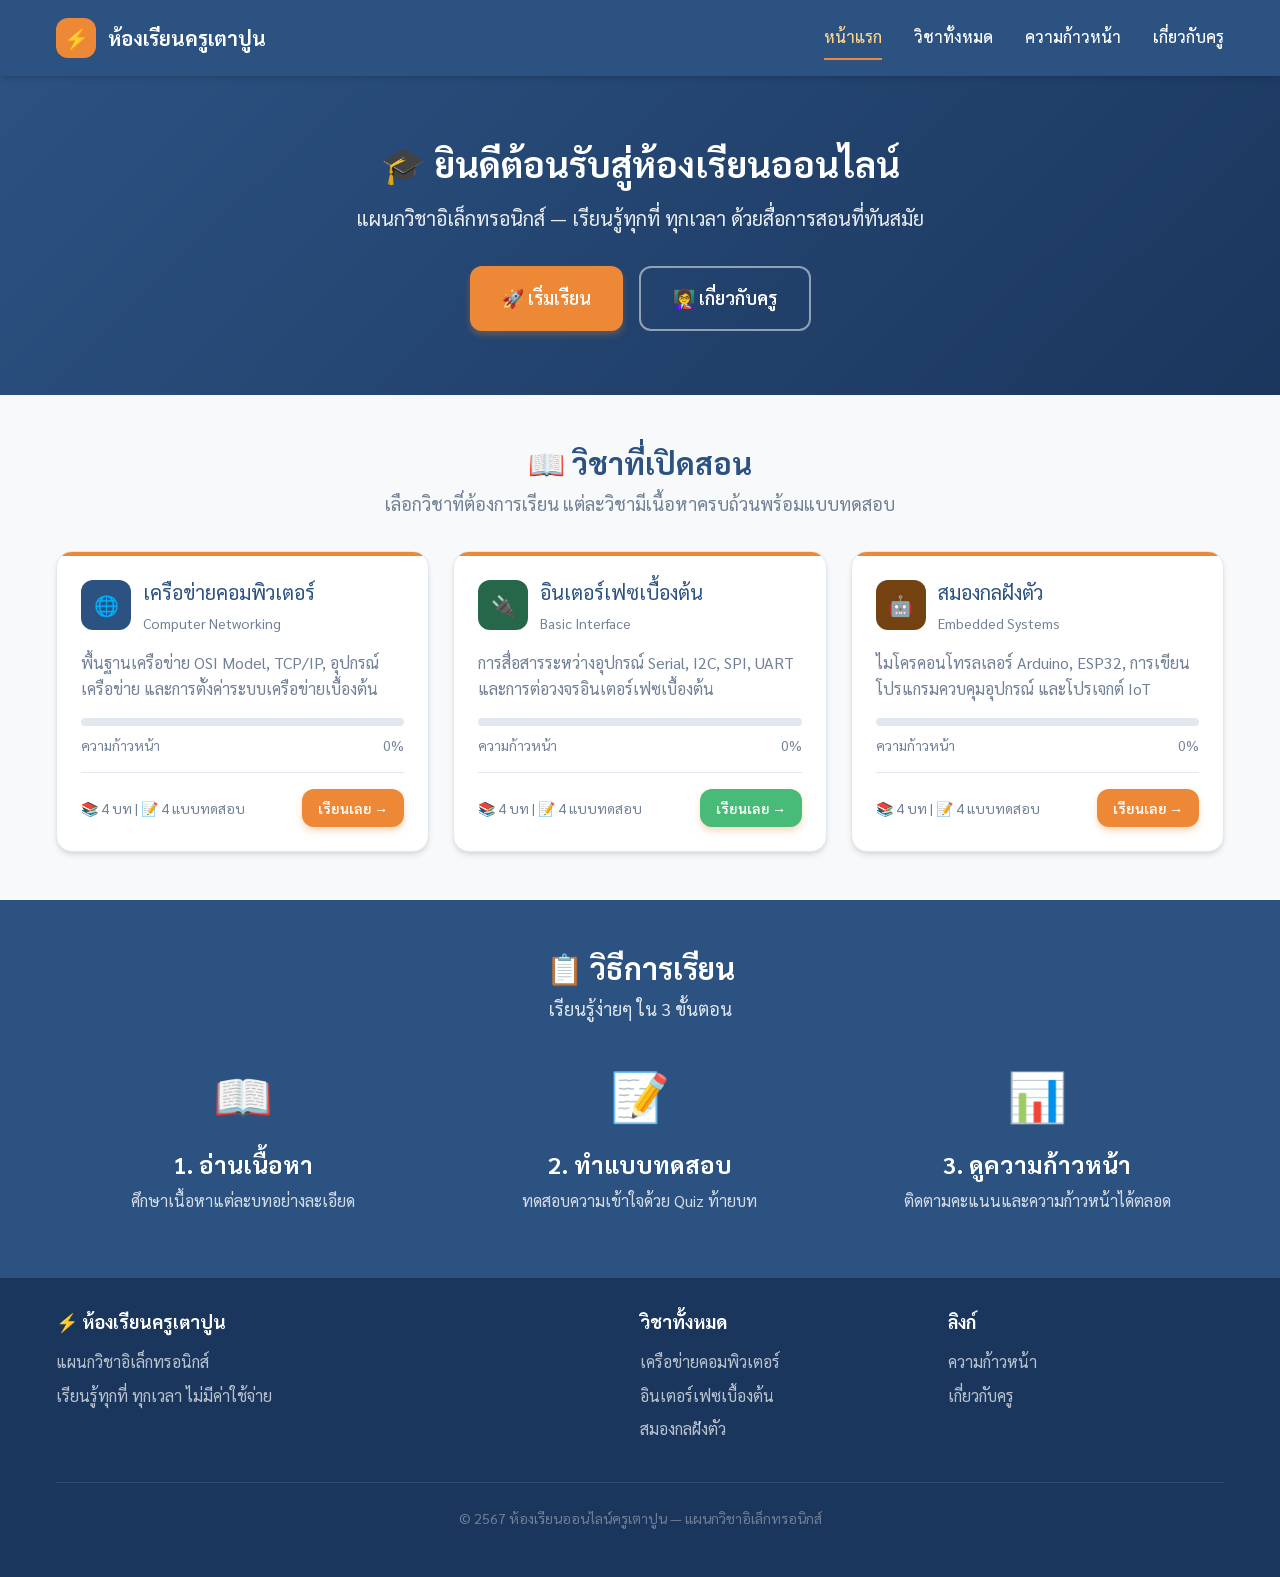
<file: index.html>
<!DOCTYPE html>
<html lang="th">
<head>
    <meta charset="UTF-8">
    <meta name="viewport" content="width=device-width, initial-scale=1.0">
    <title>ห้องเรียนออนไลน์ครูเตาปูน | แผนกวิชาอิเล็กทรอนิกส์</title>
    <link rel="preconnect" href="https://fonts.googleapis.com">
    <link href="https://fonts.googleapis.com/css2?family=Sarabun:wght@300;400;500;600;700&display=swap" rel="stylesheet">
    <link rel="stylesheet" href="css/main.css">
</head>
<body>

    <!-- Header -->
    <header class="header">
        <div class="container">
            <div class="header-content">
                <a href="index.html" class="logo">
                    <div class="logo-icon">⚡</div>
                    <span>ห้องเรียนครูเตาปูน</span>
                </a>
                <nav class="nav" id="mainNav">
                    <a href="index.html" class="active">หน้าแรก</a>
                    <a href="subjects/index.html">วิชาทั้งหมด</a>
                    <a href="dashboard.html">ความก้าวหน้า</a>
                    <a href="about.html">เกี่ยวกับครู</a>
                </nav>
                <button class="mobile-menu-btn" onclick="toggleMenu()">☰</button>
            </div>
        </div>
    </header>

    <!-- Hero Section -->
    <section class="hero">
        <div class="container">
            <h1>🎓 ยินดีต้อนรับสู่ห้องเรียนออนไลน์</h1>
            <p>แผนกวิชาอิเล็กทรอนิกส์ — เรียนรู้ทุกที่ ทุกเวลา ด้วยสื่อการสอนที่ทันสมัย</p>
            <div class="hero-cta">
                <a href="subjects/index.html" class="btn btn-primary btn-lg">🚀 เริ่มเรียน</a>
                <a href="about.html" class="btn btn-outline btn-lg">👩‍🏫 เกี่ยวกับครู</a>
            </div>
        </div>
    </section>

    <!-- Subjects Section -->
    <section class="section">
        <div class="container">
            <div class="section-title">
                <h2>📖 วิชาที่เปิดสอน</h2>
                <p>เลือกวิชาที่ต้องการเรียน แต่ละวิชามีเนื้อหาครบถ้วนพร้อมแบบทดสอบ</p>
            </div>
            <div class="grid grid-3">

                <!-- วิชา 1: เครือข่ายคอมพิวเตอร์ -->
                <div class="card subject-card" style="--subject-color: #2C5282">
                    <div class="card-header">
                        <div class="card-icon" style="background: #2C5282;">🌐</div>
                        <div>
                            <div class="card-title">เครือข่ายคอมพิวเตอร์</div>
                            <div class="card-subtitle">Computer Networking</div>
                        </div>
                    </div>
                    <div class="card-body">
                        <p>พื้นฐานเครือข่าย OSI Model, TCP/IP, อุปกรณ์เครือข่าย และการตั้งค่าระบบเครือข่ายเบื้องต้น</p>
                        <div class="progress" style="margin-top: 1rem;">
                            <div class="progress-bar" id="networking-progress" style="width: 0%"></div>
                        </div>
                        <div class="progress-label">
                            <span>ความก้าวหน้า</span>
                            <span id="networking-percent">0%</span>
                        </div>
                    </div>
                    <div class="card-footer">
                        <span style="font-size:0.875rem; color: var(--color-text-light);">📚 4 บท | 📝 4 แบบทดสอบ</span>
                        <a href="subjects/networking/index.html" class="btn btn-primary btn-sm">เรียนเลย →</a>
                    </div>
                </div>

                <!-- วิชา 2: อินเตอร์เฟซเบื้องต้น -->
                <div class="card subject-card">
                    <div class="card-header">
                        <div class="card-icon" style="background: #276749;">🔌</div>
                        <div>
                            <div class="card-title">อินเตอร์เฟซเบื้องต้น</div>
                            <div class="card-subtitle">Basic Interface</div>
                        </div>
                    </div>
                    <div class="card-body">
                        <p>การสื่อสารระหว่างอุปกรณ์ Serial, I2C, SPI, UART และการต่อวงจรอินเตอร์เฟซเบื้องต้น</p>
                        <div class="progress" style="margin-top: 1rem;">
                            <div class="progress-bar" id="interface-progress" style="width: 0%; background: #48BB78;"></div>
                        </div>
                        <div class="progress-label">
                            <span>ความก้าวหน้า</span>
                            <span id="interface-percent">0%</span>
                        </div>
                    </div>
                    <div class="card-footer">
                        <span style="font-size:0.875rem; color: var(--color-text-light);">📚 4 บท | 📝 4 แบบทดสอบ</span>
                        <a href="subjects/interface/index.html" class="btn btn-primary btn-sm" style="background: #48BB78;">เรียนเลย →</a>
                    </div>
                </div>

                <!-- วิชา 3: สมองกลฝังตัว -->
                <div class="card subject-card">
                    <div class="card-header">
                        <div class="card-icon" style="background: #744210;">🤖</div>
                        <div>
                            <div class="card-title">สมองกลฝังตัว</div>
                            <div class="card-subtitle">Embedded Systems</div>
                        </div>
                    </div>
                    <div class="card-body">
                        <p>ไมโครคอนโทรลเลอร์ Arduino, ESP32, การเขียนโปรแกรมควบคุมอุปกรณ์ และโปรเจกต์ IoT</p>
                        <div class="progress" style="margin-top: 1rem;">
                            <div class="progress-bar" id="embedded-progress" style="width: 0%; background: #ED8936;"></div>
                        </div>
                        <div class="progress-label">
                            <span>ความก้าวหน้า</span>
                            <span id="embedded-percent">0%</span>
                        </div>
                    </div>
                    <div class="card-footer">
                        <span style="font-size:0.875rem; color: var(--color-text-light);">📚 4 บท | 📝 4 แบบทดสอบ</span>
                        <a href="subjects/embedded/index.html" class="btn btn-primary btn-sm" style="background: #ED8936;">เรียนเลย →</a>
                    </div>
                </div>

            </div>
        </div>
    </section>

    <!-- How to Study Section -->
    <section class="section" style="background: var(--color-primary); padding: 3rem 0;">
        <div class="container">
            <div class="section-title">
                <h2 style="color: white;">📋 วิธีการเรียน</h2>
                <p style="color: rgba(255,255,255,0.85);">เรียนรู้ง่ายๆ ใน 3 ขั้นตอน</p>
            </div>
            <div class="grid grid-3">
                <div style="text-align:center; color: white;">
                    <div style="font-size:3rem; margin-bottom:1rem;">📖</div>
                    <h3 style="color:white; margin-bottom:0.5rem;">1. อ่านเนื้อหา</h3>
                    <p style="color:rgba(255,255,255,0.8);">ศึกษาเนื้อหาแต่ละบทอย่างละเอียด</p>
                </div>
                <div style="text-align:center; color: white;">
                    <div style="font-size:3rem; margin-bottom:1rem;">📝</div>
                    <h3 style="color:white; margin-bottom:0.5rem;">2. ทำแบบทดสอบ</h3>
                    <p style="color:rgba(255,255,255,0.8);">ทดสอบความเข้าใจด้วย Quiz ท้ายบท</p>
                </div>
                <div style="text-align:center; color: white;">
                    <div style="font-size:3rem; margin-bottom:1rem;">📊</div>
                    <h3 style="color:white; margin-bottom:0.5rem;">3. ดูความก้าวหน้า</h3>
                    <p style="color:rgba(255,255,255,0.8);">ติดตามคะแนนและความก้าวหน้าได้ตลอด</p>
                </div>
            </div>
        </div>
    </section>

    <!-- Footer -->
    <footer class="footer">
        <div class="container">
            <div class="footer-content">
                <div>
                    <h4>⚡ ห้องเรียนครูเตาปูน</h4>
                    <p style="color:rgba(255,255,255,0.7); margin-bottom:0.5rem;">แผนกวิชาอิเล็กทรอนิกส์</p>
                    <p style="color:rgba(255,255,255,0.7);">เรียนรู้ทุกที่ ทุกเวลา ไม่มีค่าใช้จ่าย</p>
                </div>
                <div>
                    <h4>วิชาทั้งหมด</h4>
                    <a href="subjects/networking/index.html">เครือข่ายคอมพิวเตอร์</a>
                    <a href="subjects/interface/index.html">อินเตอร์เฟซเบื้องต้น</a>
                    <a href="subjects/embedded/index.html">สมองกลฝังตัว</a>
                </div>
                <div>
                    <h4>ลิงก์</h4>
                    <a href="dashboard.html">ความก้าวหน้า</a>
                    <a href="about.html">เกี่ยวกับครู</a>
                </div>
            </div>
            <div class="footer-bottom">
                <p>© 2567 ห้องเรียนออนไลน์ครูเตาปูน — แผนกวิชาอิเล็กทรอนิกส์</p>
            </div>
        </div>
    </footer>

    <script>
        function toggleMenu() {
            document.getElementById('mainNav').classList.toggle('active');
        }

        // โหลดความก้าวหน้าจาก localStorage
        function loadProgress() {
            const subjects = ['networking', 'interface', 'embedded'];
            subjects.forEach(subject => {
                const data = JSON.parse(localStorage.getItem(`progress_${subject}`) || '{}');
                const chapters = 4;
                const done = Object.values(data).filter(v => v === true).length;
                const percent = Math.round((done / chapters) * 100);
                const bar = document.getElementById(`${subject}-progress`);
                const label = document.getElementById(`${subject}-percent`);
                if (bar) bar.style.width = percent + '%';
                if (label) label.textContent = percent + '%';
            });
        }

        loadProgress();
    </script>

</body>
</html>
</file>
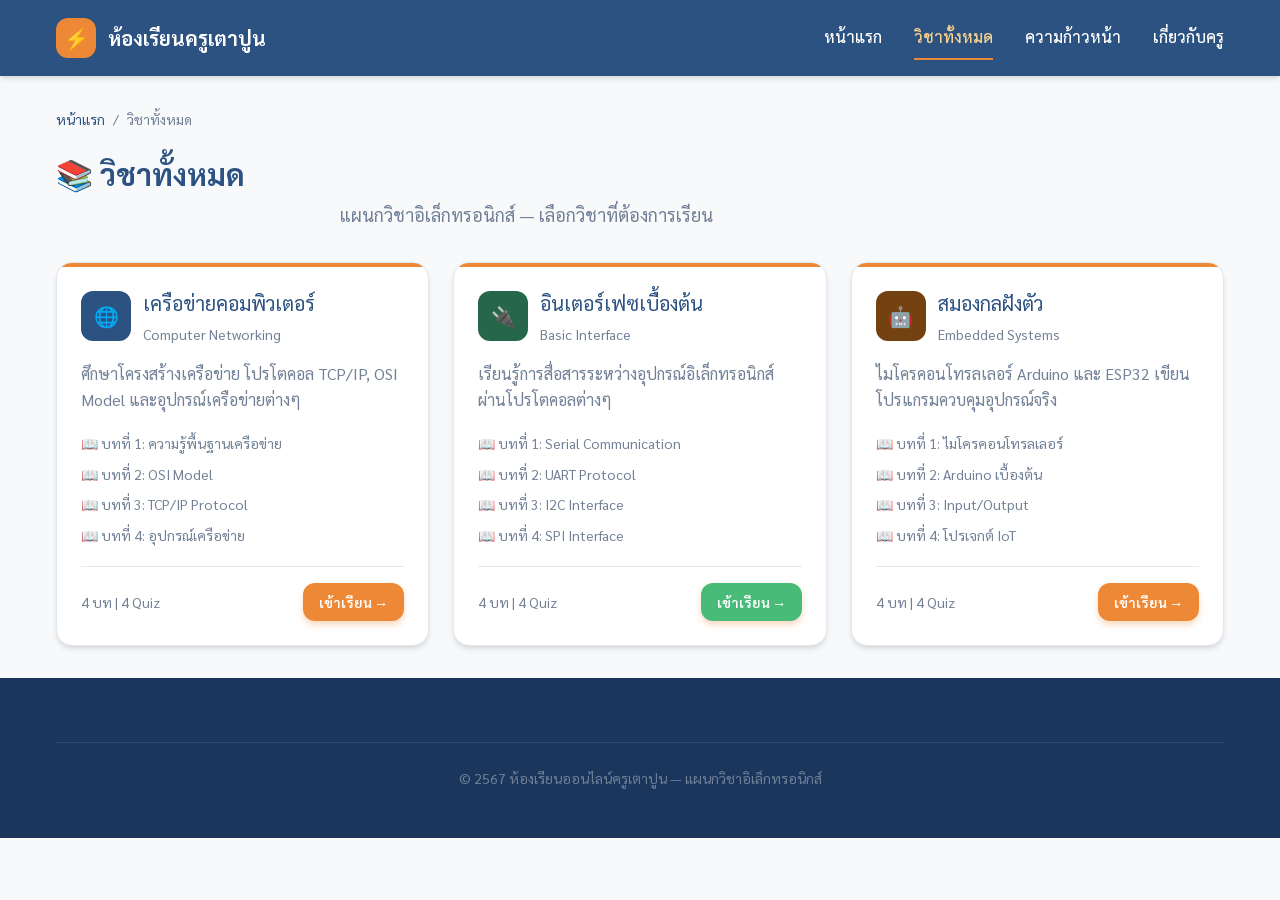
<file: subjects/index.html>
<!DOCTYPE html>
<html lang="th">
<head>
    <meta charset="UTF-8">
    <meta name="viewport" content="width=device-width, initial-scale=1.0">
    <title>วิชาทั้งหมด | ห้องเรียนครูเตาปูน</title>
    <link href="https://fonts.googleapis.com/css2?family=Sarabun:wght@300;400;500;600;700&display=swap" rel="stylesheet">
    <link rel="stylesheet" href="../css/main.css">
</head>
<body>

    <header class="header">
        <div class="container">
            <div class="header-content">
                <a href="../index.html" class="logo">
                    <div class="logo-icon">⚡</div>
                    <span>ห้องเรียนครูเตาปูน</span>
                </a>
                <nav class="nav" id="mainNav">
                    <a href="../index.html">หน้าแรก</a>
                    <a href="index.html" class="active">วิชาทั้งหมด</a>
                    <a href="../dashboard.html">ความก้าวหน้า</a>
                    <a href="../about.html">เกี่ยวกับครู</a>
                </nav>
                <button class="mobile-menu-btn" onclick="document.getElementById('mainNav').classList.toggle('active')">☰</button>
            </div>
        </div>
    </header>

    <div class="page-content">
        <div class="container">
            <div class="breadcrumb">
                <a href="../index.html">หน้าแรก</a> / <span>วิชาทั้งหมด</span>
            </div>

            <div class="section-title" style="text-align:left; margin-bottom: 2rem;">
                <h2>📚 วิชาทั้งหมด</h2>
                <p>แผนกวิชาอิเล็กทรอนิกส์ — เลือกวิชาที่ต้องการเรียน</p>
            </div>

            <div class="grid grid-3">

                <div class="card subject-card">
                    <div class="card-header">
                        <div class="card-icon" style="background: #2C5282;">🌐</div>
                        <div>
                            <div class="card-title">เครือข่ายคอมพิวเตอร์</div>
                            <div class="card-subtitle">Computer Networking</div>
                        </div>
                    </div>
                    <div class="card-body">
                        <p>ศึกษาโครงสร้างเครือข่าย โปรโตคอล TCP/IP, OSI Model และอุปกรณ์เครือข่ายต่างๆ</p>
                        <ul style="list-style:none; margin:0; padding:0; margin-top:0.75rem;">
                            <li style="padding:0.25rem 0; color:#718096; font-size:0.875rem;">📖 บทที่ 1: ความรู้พื้นฐานเครือข่าย</li>
                            <li style="padding:0.25rem 0; color:#718096; font-size:0.875rem;">📖 บทที่ 2: OSI Model</li>
                            <li style="padding:0.25rem 0; color:#718096; font-size:0.875rem;">📖 บทที่ 3: TCP/IP Protocol</li>
                            <li style="padding:0.25rem 0; color:#718096; font-size:0.875rem;">📖 บทที่ 4: อุปกรณ์เครือข่าย</li>
                        </ul>
                    </div>
                    <div class="card-footer">
                        <span style="font-size:0.875rem; color:#718096;">4 บท | 4 Quiz</span>
                        <a href="networking/index.html" class="btn btn-primary btn-sm">เข้าเรียน →</a>
                    </div>
                </div>

                <div class="card subject-card">
                    <div class="card-header">
                        <div class="card-icon" style="background: #276749;">🔌</div>
                        <div>
                            <div class="card-title">อินเตอร์เฟซเบื้องต้น</div>
                            <div class="card-subtitle">Basic Interface</div>
                        </div>
                    </div>
                    <div class="card-body">
                        <p>เรียนรู้การสื่อสารระหว่างอุปกรณ์อิเล็กทรอนิกส์ผ่านโปรโตคอลต่างๆ</p>
                        <ul style="list-style:none; margin:0; padding:0; margin-top:0.75rem;">
                            <li style="padding:0.25rem 0; color:#718096; font-size:0.875rem;">📖 บทที่ 1: Serial Communication</li>
                            <li style="padding:0.25rem 0; color:#718096; font-size:0.875rem;">📖 บทที่ 2: UART Protocol</li>
                            <li style="padding:0.25rem 0; color:#718096; font-size:0.875rem;">📖 บทที่ 3: I2C Interface</li>
                            <li style="padding:0.25rem 0; color:#718096; font-size:0.875rem;">📖 บทที่ 4: SPI Interface</li>
                        </ul>
                    </div>
                    <div class="card-footer">
                        <span style="font-size:0.875rem; color:#718096;">4 บท | 4 Quiz</span>
                        <a href="interface/index.html" class="btn btn-primary btn-sm" style="background:#48BB78;">เข้าเรียน →</a>
                    </div>
                </div>

                <div class="card subject-card">
                    <div class="card-header">
                        <div class="card-icon" style="background: #744210;">🤖</div>
                        <div>
                            <div class="card-title">สมองกลฝังตัว</div>
                            <div class="card-subtitle">Embedded Systems</div>
                        </div>
                    </div>
                    <div class="card-body">
                        <p>ไมโครคอนโทรลเลอร์ Arduino และ ESP32 เขียนโปรแกรมควบคุมอุปกรณ์จริง</p>
                        <ul style="list-style:none; margin:0; padding:0; margin-top:0.75rem;">
                            <li style="padding:0.25rem 0; color:#718096; font-size:0.875rem;">📖 บทที่ 1: ไมโครคอนโทรลเลอร์</li>
                            <li style="padding:0.25rem 0; color:#718096; font-size:0.875rem;">📖 บทที่ 2: Arduino เบื้องต้น</li>
                            <li style="padding:0.25rem 0; color:#718096; font-size:0.875rem;">📖 บทที่ 3: Input/Output</li>
                            <li style="padding:0.25rem 0; color:#718096; font-size:0.875rem;">📖 บทที่ 4: โปรเจกต์ IoT</li>
                        </ul>
                    </div>
                    <div class="card-footer">
                        <span style="font-size:0.875rem; color:#718096;">4 บท | 4 Quiz</span>
                        <a href="embedded/index.html" class="btn btn-primary btn-sm" style="background:#ED8936;">เข้าเรียน →</a>
                    </div>
                </div>

            </div>
        </div>
    </div>

    <footer class="footer">
        <div class="container">
            <div class="footer-bottom">
                <p>© 2567 ห้องเรียนออนไลน์ครูเตาปูน — แผนกวิชาอิเล็กทรอนิกส์</p>
            </div>
        </div>
    </footer>

</body>
</html>
</file>
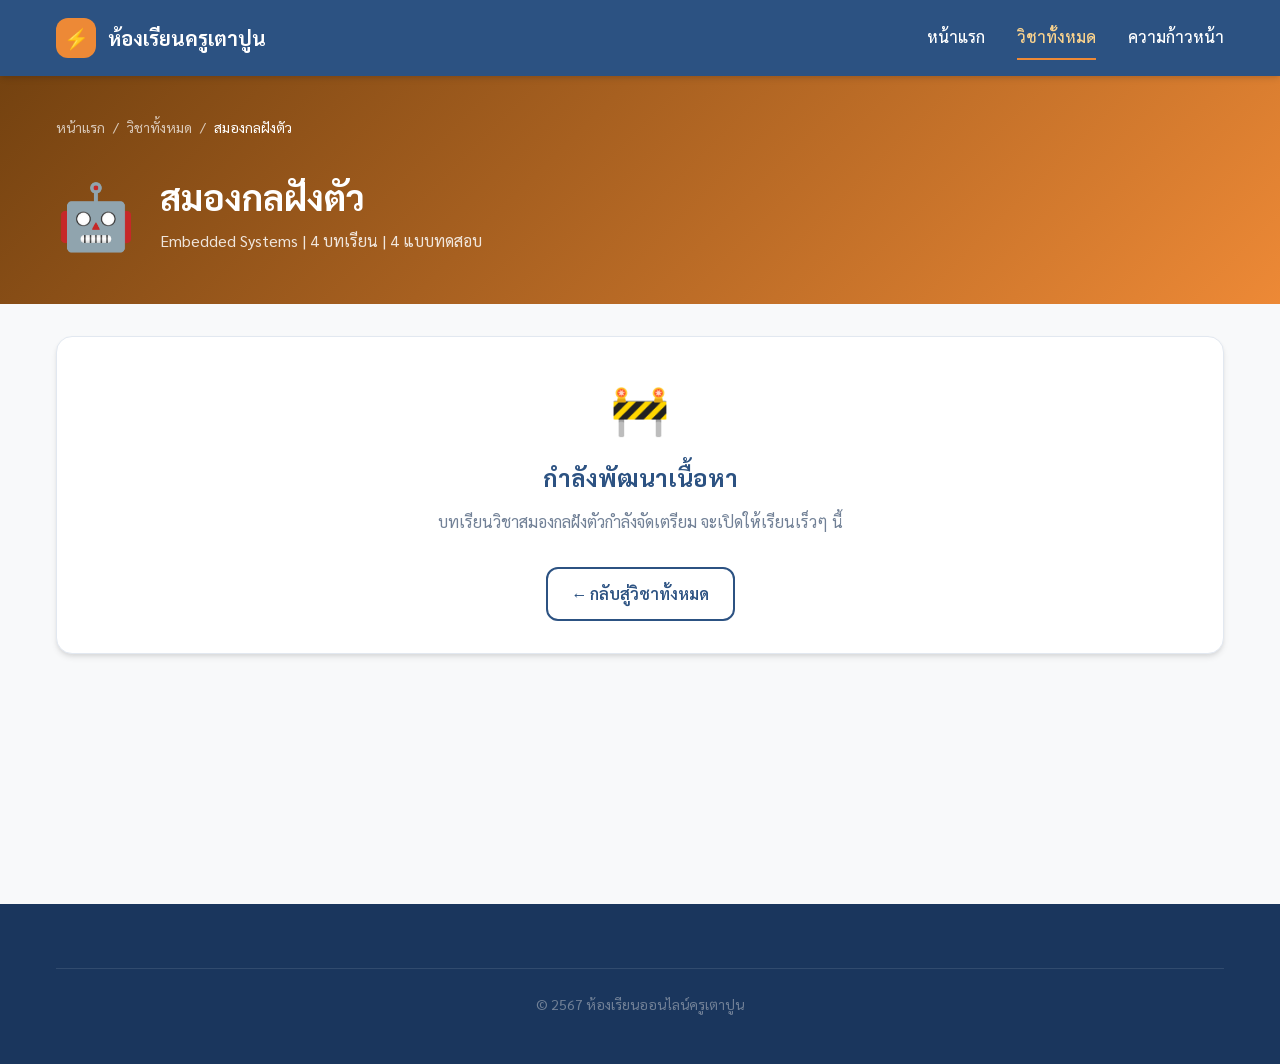
<file: subjects/embedded/index.html>
<!DOCTYPE html>
<html lang="th">
<head>
    <meta charset="UTF-8">
    <meta name="viewport" content="width=device-width, initial-scale=1.0">
    <title>สมองกลฝังตัว | ห้องเรียนครูเตาปูน</title>
    <link href="https://fonts.googleapis.com/css2?family=Sarabun:wght@300;400;500;600;700&display=swap" rel="stylesheet">
    <link rel="stylesheet" href="../../css/main.css">
</head>
<body>
    <header class="header">
        <div class="container">
            <div class="header-content">
                <a href="../../index.html" class="logo">
                    <div class="logo-icon">⚡</div>
                    <span>ห้องเรียนครูเตาปูน</span>
                </a>
                <nav class="nav" id="mainNav">
                    <a href="../../index.html">หน้าแรก</a>
                    <a href="../index.html" class="active">วิชาทั้งหมด</a>
                    <a href="../../dashboard.html">ความก้าวหน้า</a>
                </nav>
                <button class="mobile-menu-btn" onclick="document.getElementById('mainNav').classList.toggle('active')">☰</button>
            </div>
        </div>
    </header>

    <div style="background: linear-gradient(135deg, #744210, #ED8936); color:white; padding: 2.5rem 0;">
        <div class="container">
            <div class="breadcrumb" style="color:rgba(255,255,255,0.7);">
                <a href="../../index.html" style="color:rgba(255,255,255,0.7);">หน้าแรก</a> /
                <a href="../index.html" style="color:rgba(255,255,255,0.7);">วิชาทั้งหมด</a> /
                <span style="color:white;">สมองกลฝังตัว</span>
            </div>
            <div style="display:flex; align-items:center; gap:1.5rem; margin-top:1rem;">
                <div style="font-size:4rem;">🤖</div>
                <div>
                    <h1 style="color:white; margin-bottom:0.5rem;">สมองกลฝังตัว</h1>
                    <p style="color:rgba(255,255,255,0.85); margin:0;">Embedded Systems | 4 บทเรียน | 4 แบบทดสอบ</p>
                </div>
            </div>
        </div>
    </div>

    <div class="page-content">
        <div class="container">
            <div class="card" style="padding:2rem; text-align:center; color:var(--color-text-light);">
                <div style="font-size:3rem; margin-bottom:1rem;">🚧</div>
                <h3 style="color:var(--color-primary);">กำลังพัฒนาเนื้อหา</h3>
                <p>บทเรียนวิชาสมองกลฝังตัวกำลังจัดเตรียม จะเปิดให้เรียนเร็วๆ นี้</p>
                <a href="../index.html" class="btn btn-secondary" style="margin-top:1rem;">← กลับสู่วิชาทั้งหมด</a>
            </div>
        </div>
    </div>

    <footer class="footer">
        <div class="container">
            <div class="footer-bottom">
                <p>© 2567 ห้องเรียนออนไลน์ครูเตาปูน</p>
            </div>
        </div>
    </footer>
</body>
</html>
</file>
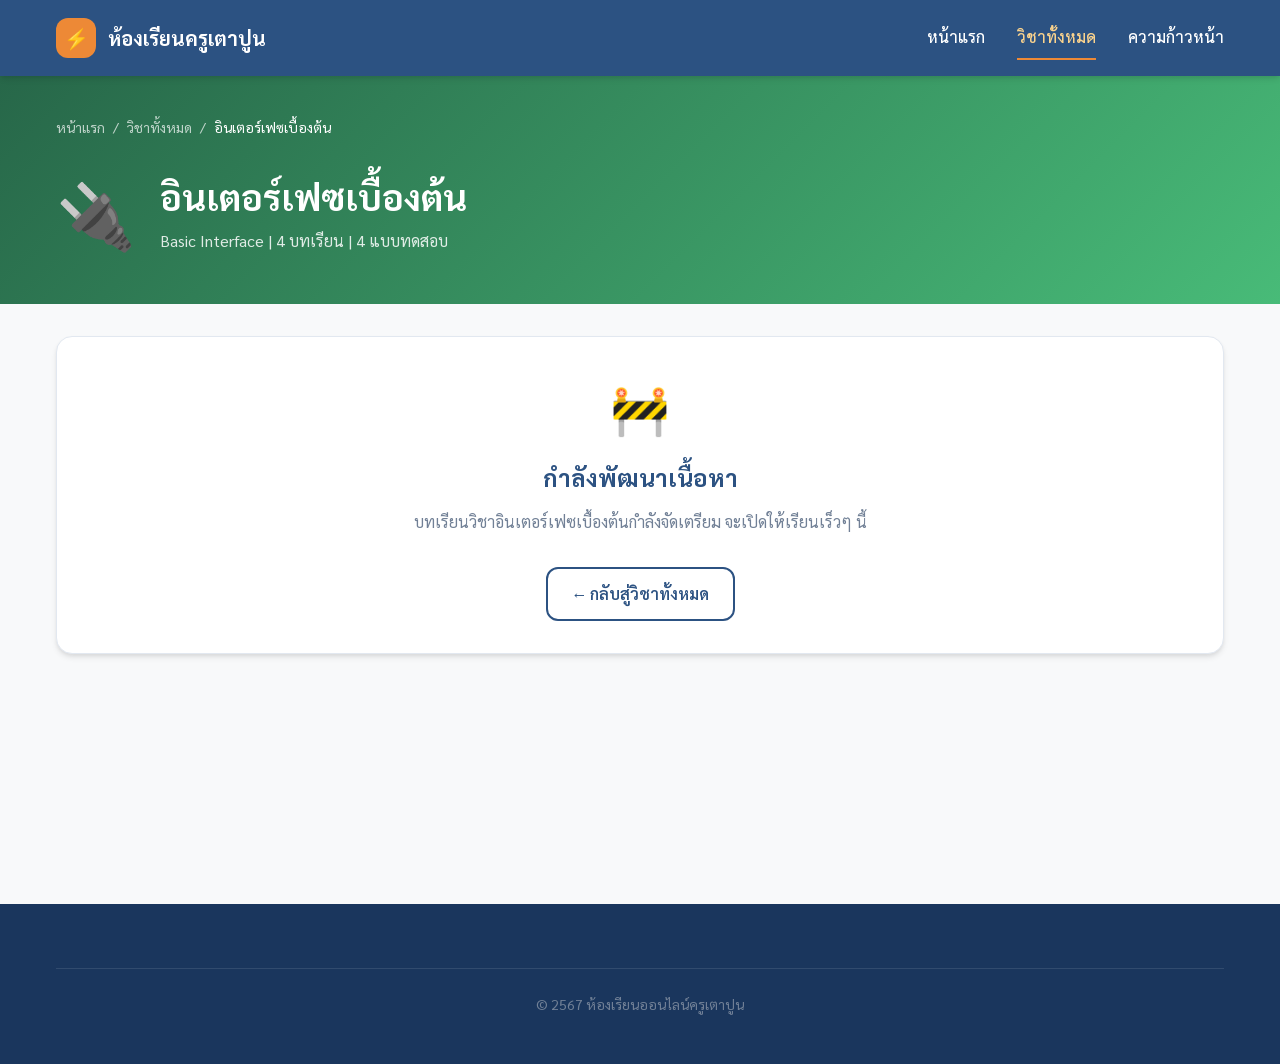
<file: subjects/interface/index.html>
<!DOCTYPE html>
<html lang="th">
<head>
    <meta charset="UTF-8">
    <meta name="viewport" content="width=device-width, initial-scale=1.0">
    <title>อินเตอร์เฟซเบื้องต้น | ห้องเรียนครูเตาปูน</title>
    <link href="https://fonts.googleapis.com/css2?family=Sarabun:wght@300;400;500;600;700&display=swap" rel="stylesheet">
    <link rel="stylesheet" href="../../css/main.css">
</head>
<body>
    <header class="header">
        <div class="container">
            <div class="header-content">
                <a href="../../index.html" class="logo">
                    <div class="logo-icon">⚡</div>
                    <span>ห้องเรียนครูเตาปูน</span>
                </a>
                <nav class="nav" id="mainNav">
                    <a href="../../index.html">หน้าแรก</a>
                    <a href="../index.html" class="active">วิชาทั้งหมด</a>
                    <a href="../../dashboard.html">ความก้าวหน้า</a>
                </nav>
                <button class="mobile-menu-btn" onclick="document.getElementById('mainNav').classList.toggle('active')">☰</button>
            </div>
        </div>
    </header>

    <div style="background: linear-gradient(135deg, #276749, #48BB78); color:white; padding: 2.5rem 0;">
        <div class="container">
            <div class="breadcrumb" style="color:rgba(255,255,255,0.7);">
                <a href="../../index.html" style="color:rgba(255,255,255,0.7);">หน้าแรก</a> /
                <a href="../index.html" style="color:rgba(255,255,255,0.7);">วิชาทั้งหมด</a> /
                <span style="color:white;">อินเตอร์เฟซเบื้องต้น</span>
            </div>
            <div style="display:flex; align-items:center; gap:1.5rem; margin-top:1rem;">
                <div style="font-size:4rem;">🔌</div>
                <div>
                    <h1 style="color:white; margin-bottom:0.5rem;">อินเตอร์เฟซเบื้องต้น</h1>
                    <p style="color:rgba(255,255,255,0.85); margin:0;">Basic Interface | 4 บทเรียน | 4 แบบทดสอบ</p>
                </div>
            </div>
        </div>
    </div>

    <div class="page-content">
        <div class="container">
            <div class="card" style="padding:2rem; text-align:center; color:var(--color-text-light);">
                <div style="font-size:3rem; margin-bottom:1rem;">🚧</div>
                <h3 style="color:var(--color-primary);">กำลังพัฒนาเนื้อหา</h3>
                <p>บทเรียนวิชาอินเตอร์เฟซเบื้องต้นกำลังจัดเตรียม จะเปิดให้เรียนเร็วๆ นี้</p>
                <a href="../index.html" class="btn btn-secondary" style="margin-top:1rem;">← กลับสู่วิชาทั้งหมด</a>
            </div>
        </div>
    </div>

    <footer class="footer">
        <div class="container">
            <div class="footer-bottom">
                <p>© 2567 ห้องเรียนออนไลน์ครูเตาปูน</p>
            </div>
        </div>
    </footer>
</body>
</html>
</file>
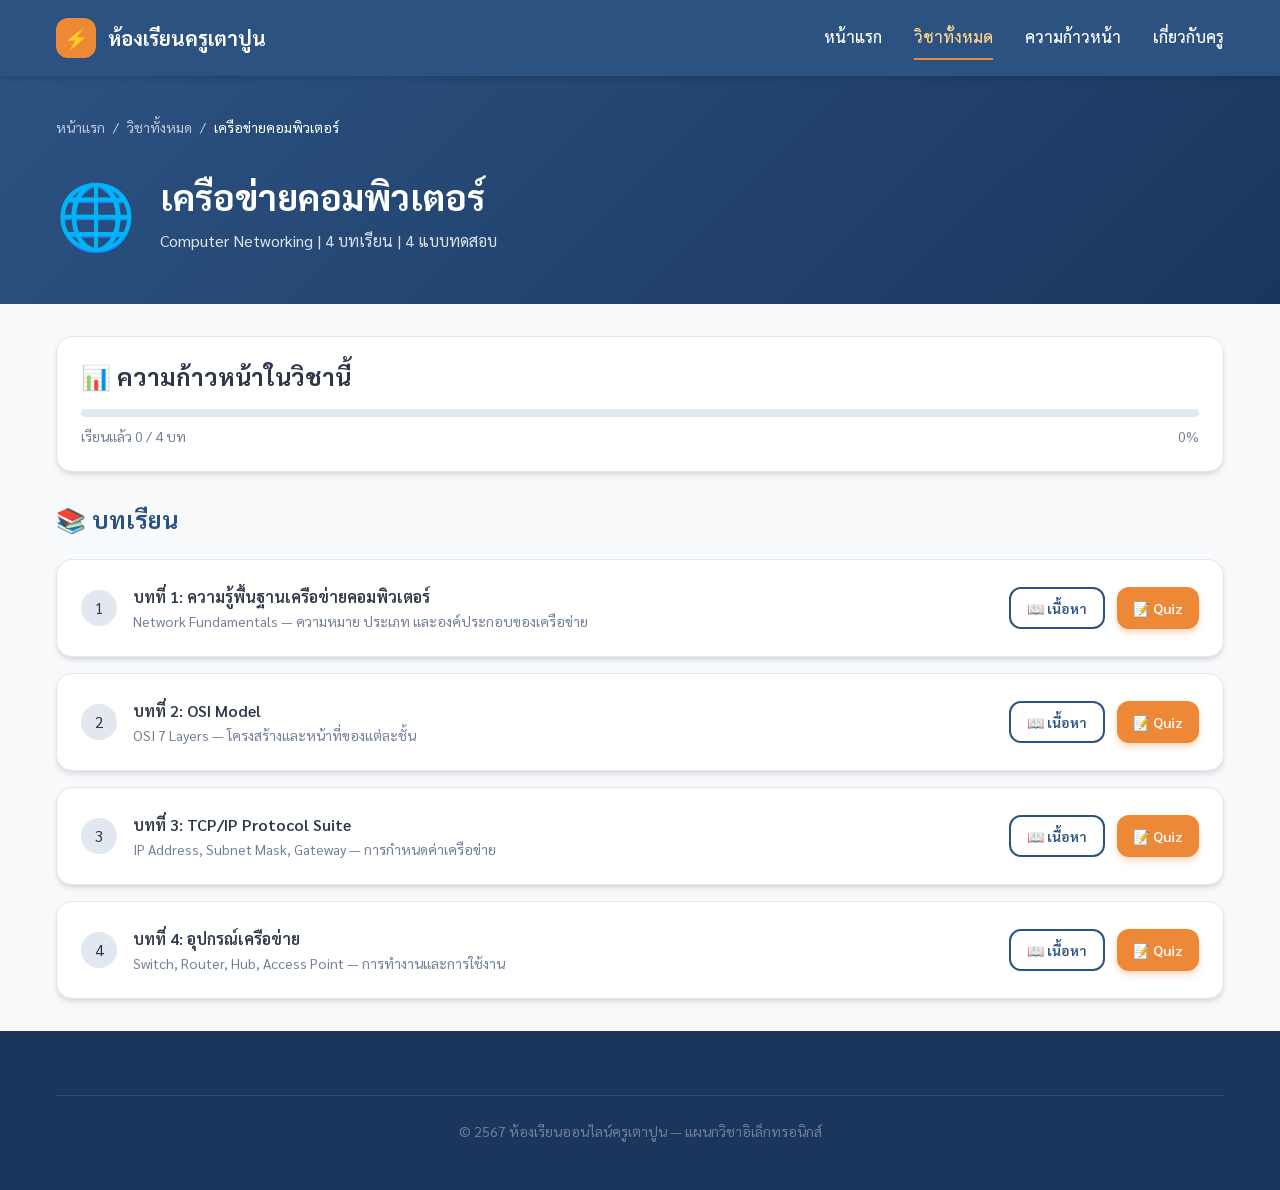
<file: subjects/networking/index.html>
<!DOCTYPE html>
<html lang="th">
<head>
    <meta charset="UTF-8">
    <meta name="viewport" content="width=device-width, initial-scale=1.0">
    <title>เครือข่ายคอมพิวเตอร์ | ห้องเรียนครูเตาปูน</title>
    <link href="https://fonts.googleapis.com/css2?family=Sarabun:wght@300;400;500;600;700&display=swap" rel="stylesheet">
    <link rel="stylesheet" href="../../css/main.css">
</head>
<body>

    <header class="header">
        <div class="container">
            <div class="header-content">
                <a href="../../index.html" class="logo">
                    <div class="logo-icon">⚡</div>
                    <span>ห้องเรียนครูเตาปูน</span>
                </a>
                <nav class="nav" id="mainNav">
                    <a href="../../index.html">หน้าแรก</a>
                    <a href="../index.html" class="active">วิชาทั้งหมด</a>
                    <a href="../../dashboard.html">ความก้าวหน้า</a>
                    <a href="../../about.html">เกี่ยวกับครู</a>
                </nav>
                <button class="mobile-menu-btn" onclick="document.getElementById('mainNav').classList.toggle('active')">☰</button>
            </div>
        </div>
    </header>

    <!-- Subject Hero -->
    <div style="background: linear-gradient(135deg, #2C5282, #1A365D); color:white; padding: 2.5rem 0;">
        <div class="container">
            <div class="breadcrumb" style="color:rgba(255,255,255,0.7);">
                <a href="../../index.html" style="color:rgba(255,255,255,0.7);">หน้าแรก</a> /
                <a href="../index.html" style="color:rgba(255,255,255,0.7);">วิชาทั้งหมด</a> /
                <span style="color:white;">เครือข่ายคอมพิวเตอร์</span>
            </div>
            <div style="display:flex; align-items:center; gap:1.5rem; margin-top:1rem;">
                <div style="font-size:4rem;">🌐</div>
                <div>
                    <h1 style="color:white; margin-bottom:0.5rem;">เครือข่ายคอมพิวเตอร์</h1>
                    <p style="color:rgba(255,255,255,0.85); margin:0;">Computer Networking | 4 บทเรียน | 4 แบบทดสอบ</p>
                </div>
            </div>
        </div>
    </div>

    <div class="page-content">
        <div class="container">

            <!-- Overall Progress -->
            <div class="card" style="margin-bottom: 2rem;">
                <h3 style="margin-bottom:1rem;">📊 ความก้าวหน้าในวิชานี้</h3>
                <div class="progress">
                    <div class="progress-bar" id="total-progress" style="width:0%"></div>
                </div>
                <div class="progress-label">
                    <span>เรียนแล้ว <span id="done-count">0</span> / 4 บท</span>
                    <span id="total-percent">0%</span>
                </div>
            </div>

            <!-- Chapter List -->
            <h3 style="margin-bottom:1.5rem; color: var(--color-primary);">📚 บทเรียน</h3>
            <div style="display:flex; flex-direction:column; gap:1rem;">

                <div class="card" style="padding:1.5rem;">
                    <div style="display:flex; justify-content:space-between; align-items:center; flex-wrap:wrap; gap:1rem;">
                        <div style="display:flex; align-items:center; gap:1rem;">
                            <div id="status-ch1" style="width:36px; height:36px; background:#E2E8F0; border-radius:50%; display:flex; align-items:center; justify-content:center; font-size:1rem;">1</div>
                            <div>
                                <div style="font-weight:600; color:var(--color-text);">บทที่ 1: ความรู้พื้นฐานเครือข่ายคอมพิวเตอร์</div>
                                <div style="font-size:0.875rem; color:var(--color-text-light);">Network Fundamentals — ความหมาย ประเภท และองค์ประกอบของเครือข่าย</div>
                            </div>
                        </div>
                        <div style="display:flex; gap:0.75rem; flex-shrink:0;">
                            <a href="chapters/ch1/content.html" class="btn btn-secondary btn-sm">📖 เนื้อหา</a>
                            <a href="chapters/ch1/quiz.html" class="btn btn-primary btn-sm">📝 Quiz</a>
                        </div>
                    </div>
                </div>

                <div class="card" style="padding:1.5rem;">
                    <div style="display:flex; justify-content:space-between; align-items:center; flex-wrap:wrap; gap:1rem;">
                        <div style="display:flex; align-items:center; gap:1rem;">
                            <div id="status-ch2" style="width:36px; height:36px; background:#E2E8F0; border-radius:50%; display:flex; align-items:center; justify-content:center; font-size:1rem;">2</div>
                            <div>
                                <div style="font-weight:600; color:var(--color-text);">บทที่ 2: OSI Model</div>
                                <div style="font-size:0.875rem; color:var(--color-text-light);">OSI 7 Layers — โครงสร้างและหน้าที่ของแต่ละชั้น</div>
                            </div>
                        </div>
                        <div style="display:flex; gap:0.75rem; flex-shrink:0;">
                            <a href="chapters/ch2/content.html" class="btn btn-secondary btn-sm">📖 เนื้อหา</a>
                            <a href="chapters/ch2/quiz.html" class="btn btn-primary btn-sm">📝 Quiz</a>
                        </div>
                    </div>
                </div>

                <div class="card" style="padding:1.5rem;">
                    <div style="display:flex; justify-content:space-between; align-items:center; flex-wrap:wrap; gap:1rem;">
                        <div style="display:flex; align-items:center; gap:1rem;">
                            <div id="status-ch3" style="width:36px; height:36px; background:#E2E8F0; border-radius:50%; display:flex; align-items:center; justify-content:center; font-size:1rem;">3</div>
                            <div>
                                <div style="font-weight:600; color:var(--color-text);">บทที่ 3: TCP/IP Protocol Suite</div>
                                <div style="font-size:0.875rem; color:var(--color-text-light);">IP Address, Subnet Mask, Gateway — การกำหนดค่าเครือข่าย</div>
                            </div>
                        </div>
                        <div style="display:flex; gap:0.75rem; flex-shrink:0;">
                            <a href="chapters/ch3/content.html" class="btn btn-secondary btn-sm">📖 เนื้อหา</a>
                            <a href="chapters/ch3/quiz.html" class="btn btn-primary btn-sm">📝 Quiz</a>
                        </div>
                    </div>
                </div>

                <div class="card" style="padding:1.5rem;">
                    <div style="display:flex; justify-content:space-between; align-items:center; flex-wrap:wrap; gap:1rem;">
                        <div style="display:flex; align-items:center; gap:1rem;">
                            <div id="status-ch4" style="width:36px; height:36px; background:#E2E8F0; border-radius:50%; display:flex; align-items:center; justify-content:center; font-size:1rem;">4</div>
                            <div>
                                <div style="font-weight:600; color:var(--color-text);">บทที่ 4: อุปกรณ์เครือข่าย</div>
                                <div style="font-size:0.875rem; color:var(--color-text-light);">Switch, Router, Hub, Access Point — การทำงานและการใช้งาน</div>
                            </div>
                        </div>
                        <div style="display:flex; gap:0.75rem; flex-shrink:0;">
                            <a href="chapters/ch4/content.html" class="btn btn-secondary btn-sm">📖 เนื้อหา</a>
                            <a href="chapters/ch4/quiz.html" class="btn btn-primary btn-sm">📝 Quiz</a>
                        </div>
                    </div>
                </div>

            </div>
        </div>
    </div>

    <footer class="footer">
        <div class="container">
            <div class="footer-bottom">
                <p>© 2567 ห้องเรียนออนไลน์ครูเตาปูน — แผนกวิชาอิเล็กทรอนิกส์</p>
            </div>
        </div>
    </footer>

    <script>
        function loadProgress() {
            const data = JSON.parse(localStorage.getItem('progress_networking') || '{}');
            let done = 0;
            for (let i = 1; i <= 4; i++) {
                if (data[`ch${i}`]) {
                    done++;
                    const el = document.getElementById(`status-ch${i}`);
                    if (el) {
                        el.textContent = '✓';
                        el.style.background = '#48BB78';
                        el.style.color = 'white';
                    }
                }
            }
            const percent = Math.round((done / 4) * 100);
            document.getElementById('total-progress').style.width = percent + '%';
            document.getElementById('done-count').textContent = done;
            document.getElementById('total-percent').textContent = percent + '%';
        }
        loadProgress();
    </script>

</body>
</html>
</file>
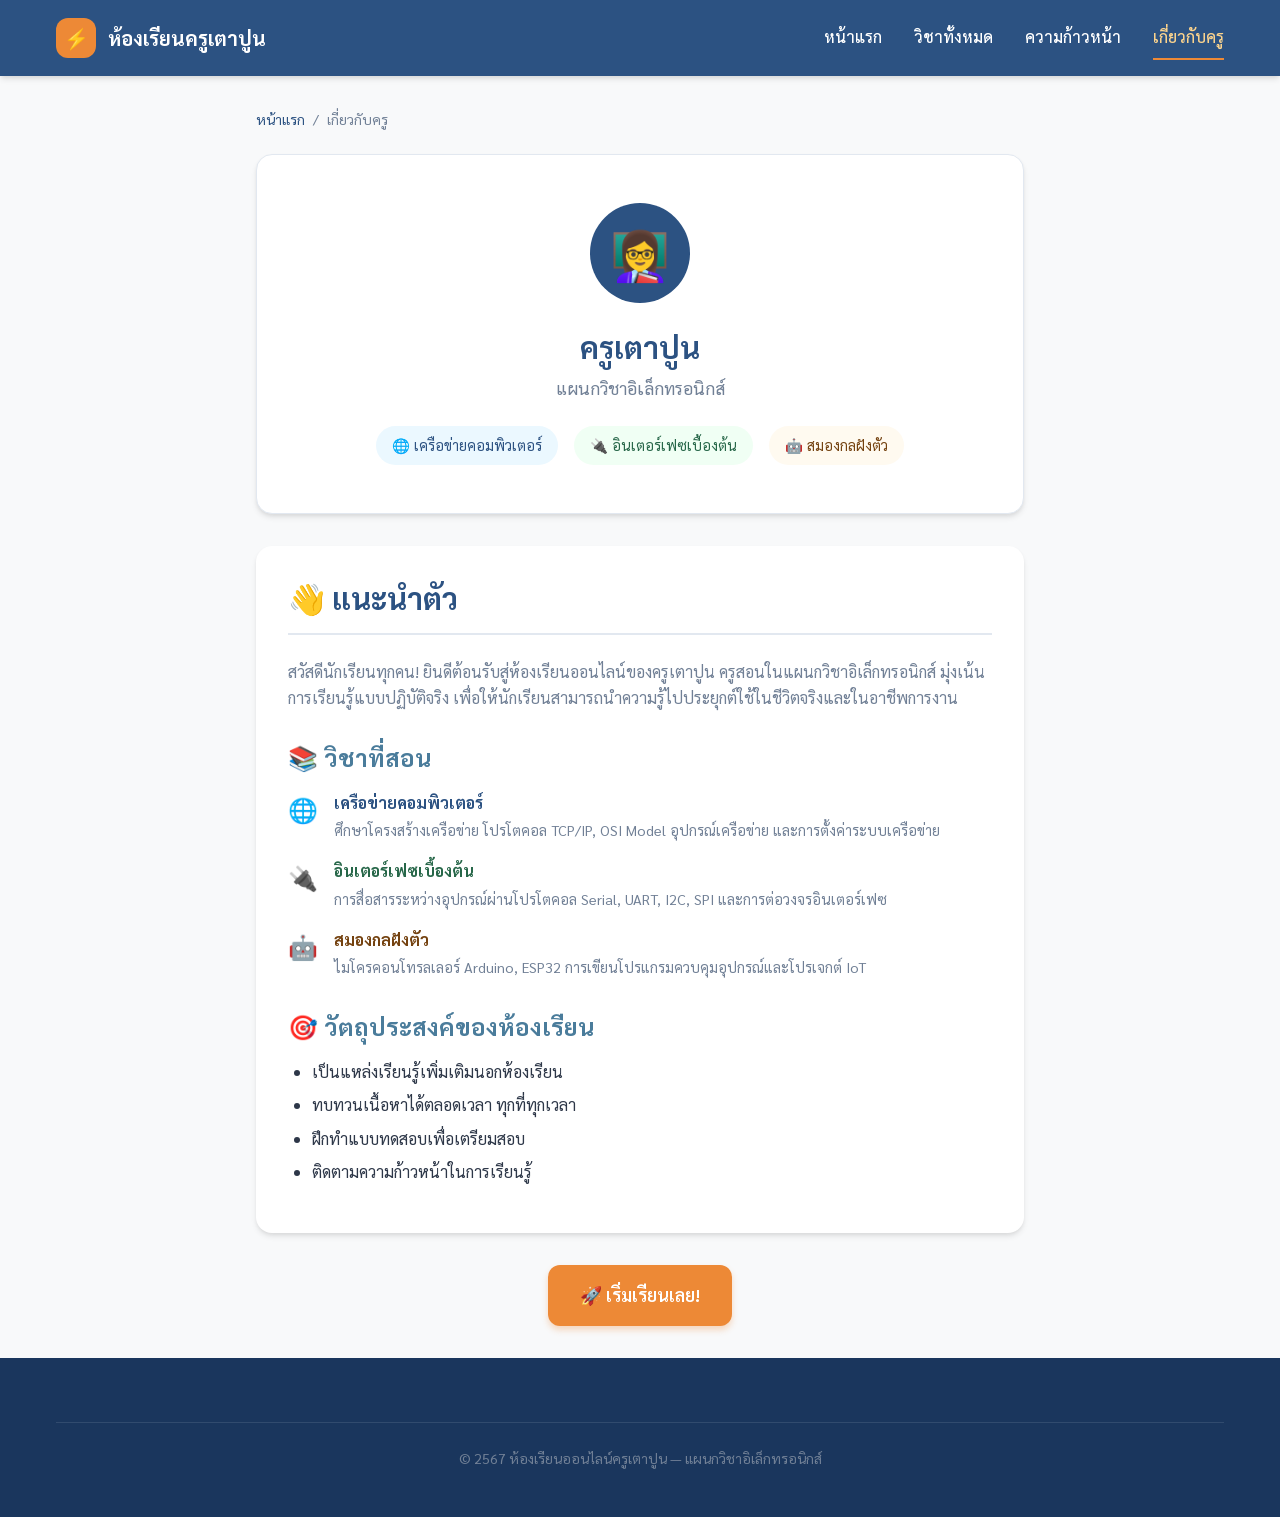
<file: about.html>
<!DOCTYPE html>
<html lang="th">
<head>
    <meta charset="UTF-8">
    <meta name="viewport" content="width=device-width, initial-scale=1.0">
    <title>เกี่ยวกับครูเตาปูน | ห้องเรียนออนไลน์</title>
    <link href="https://fonts.googleapis.com/css2?family=Sarabun:wght@300;400;500;600;700&display=swap" rel="stylesheet">
    <link rel="stylesheet" href="css/main.css">
</head>
<body>

    <header class="header">
        <div class="container">
            <div class="header-content">
                <a href="index.html" class="logo">
                    <div class="logo-icon">⚡</div>
                    <span>ห้องเรียนครูเตาปูน</span>
                </a>
                <nav class="nav" id="mainNav">
                    <a href="index.html">หน้าแรก</a>
                    <a href="subjects/index.html">วิชาทั้งหมด</a>
                    <a href="dashboard.html">ความก้าวหน้า</a>
                    <a href="about.html" class="active">เกี่ยวกับครู</a>
                </nav>
                <button class="mobile-menu-btn" onclick="document.getElementById('mainNav').classList.toggle('active')">☰</button>
            </div>
        </div>
    </header>

    <div class="page-content">
        <div class="container-narrow">
            <div class="breadcrumb">
                <a href="index.html">หน้าแรก</a> / <span>เกี่ยวกับครู</span>
            </div>

            <!-- Profile Card -->
            <div class="card" style="text-align:center; padding:3rem 2rem; margin-bottom:2rem;">
                <div style="width:100px; height:100px; background:var(--color-primary); color:white; border-radius:50%; display:flex; align-items:center; justify-content:center; font-size:3rem; margin:0 auto 1.5rem;">👩‍🏫</div>
                <h2 style="color:var(--color-primary); margin-bottom:0.5rem;">ครูเตาปูน</h2>
                <p style="color:var(--color-text-light); font-size:1.1rem; margin-bottom:1.5rem;">แผนกวิชาอิเล็กทรอนิกส์</p>
                <div style="display:flex; justify-content:center; gap:1rem; flex-wrap:wrap;">
                    <span style="background:#EBF8FF; color:#2C5282; padding:0.5rem 1rem; border-radius:2rem; font-size:0.9rem;">🌐 เครือข่ายคอมพิวเตอร์</span>
                    <span style="background:#F0FFF4; color:#276749; padding:0.5rem 1rem; border-radius:2rem; font-size:0.9rem;">🔌 อินเตอร์เฟซเบื้องต้น</span>
                    <span style="background:#FFFAF0; color:#744210; padding:0.5rem 1rem; border-radius:2rem; font-size:0.9rem;">🤖 สมองกลฝังตัว</span>
                </div>
            </div>

            <!-- About Content -->
            <div class="lesson-content">
                <h2>👋 แนะนำตัว</h2>
                <p>
                    สวัสดีนักเรียนทุกคน! ยินดีต้อนรับสู่ห้องเรียนออนไลน์ของครูเตาปูน
                    ครูสอนในแผนกวิชาอิเล็กทรอนิกส์ มุ่งเน้นการเรียนรู้แบบปฏิบัติจริง
                    เพื่อให้นักเรียนสามารถนำความรู้ไปประยุกต์ใช้ในชีวิตจริงและในอาชีพการงาน
                </p>

                <h3>📚 วิชาที่สอน</h3>
                <div style="display:flex; flex-direction:column; gap:1rem; margin-bottom:1.5rem;">
                    <div style="display:flex; gap:1rem; align-items:flex-start;">
                        <div style="font-size:1.5rem; flex-shrink:0;">🌐</div>
                        <div>
                            <strong style="color:var(--color-primary);">เครือข่ายคอมพิวเตอร์</strong>
                            <p style="margin:0.25rem 0 0; font-size:0.9rem;">ศึกษาโครงสร้างเครือข่าย โปรโตคอล TCP/IP, OSI Model อุปกรณ์เครือข่าย และการตั้งค่าระบบเครือข่าย</p>
                        </div>
                    </div>
                    <div style="display:flex; gap:1rem; align-items:flex-start;">
                        <div style="font-size:1.5rem; flex-shrink:0;">🔌</div>
                        <div>
                            <strong style="color:#276749;">อินเตอร์เฟซเบื้องต้น</strong>
                            <p style="margin:0.25rem 0 0; font-size:0.9rem;">การสื่อสารระหว่างอุปกรณ์ผ่านโปรโตคอล Serial, UART, I2C, SPI และการต่อวงจรอินเตอร์เฟซ</p>
                        </div>
                    </div>
                    <div style="display:flex; gap:1rem; align-items:flex-start;">
                        <div style="font-size:1.5rem; flex-shrink:0;">🤖</div>
                        <div>
                            <strong style="color:#744210;">สมองกลฝังตัว</strong>
                            <p style="margin:0.25rem 0 0; font-size:0.9rem;">ไมโครคอนโทรลเลอร์ Arduino, ESP32 การเขียนโปรแกรมควบคุมอุปกรณ์และโปรเจกต์ IoT</p>
                        </div>
                    </div>
                </div>

                <h3>🎯 วัตถุประสงค์ของห้องเรียน</h3>
                <ul>
                    <li>เป็นแหล่งเรียนรู้เพิ่มเติมนอกห้องเรียน</li>
                    <li>ทบทวนเนื้อหาได้ตลอดเวลา ทุกที่ทุกเวลา</li>
                    <li>ฝึกทำแบบทดสอบเพื่อเตรียมสอบ</li>
                    <li>ติดตามความก้าวหน้าในการเรียนรู้</li>
                </ul>
            </div>

            <div style="text-align:center; margin-top:2rem;">
                <a href="subjects/index.html" class="btn btn-primary btn-lg">🚀 เริ่มเรียนเลย!</a>
            </div>
        </div>
    </div>

    <footer class="footer">
        <div class="container">
            <div class="footer-bottom">
                <p>© 2567 ห้องเรียนออนไลน์ครูเตาปูน — แผนกวิชาอิเล็กทรอนิกส์</p>
            </div>
        </div>
    </footer>

</body>
</html>
</file>
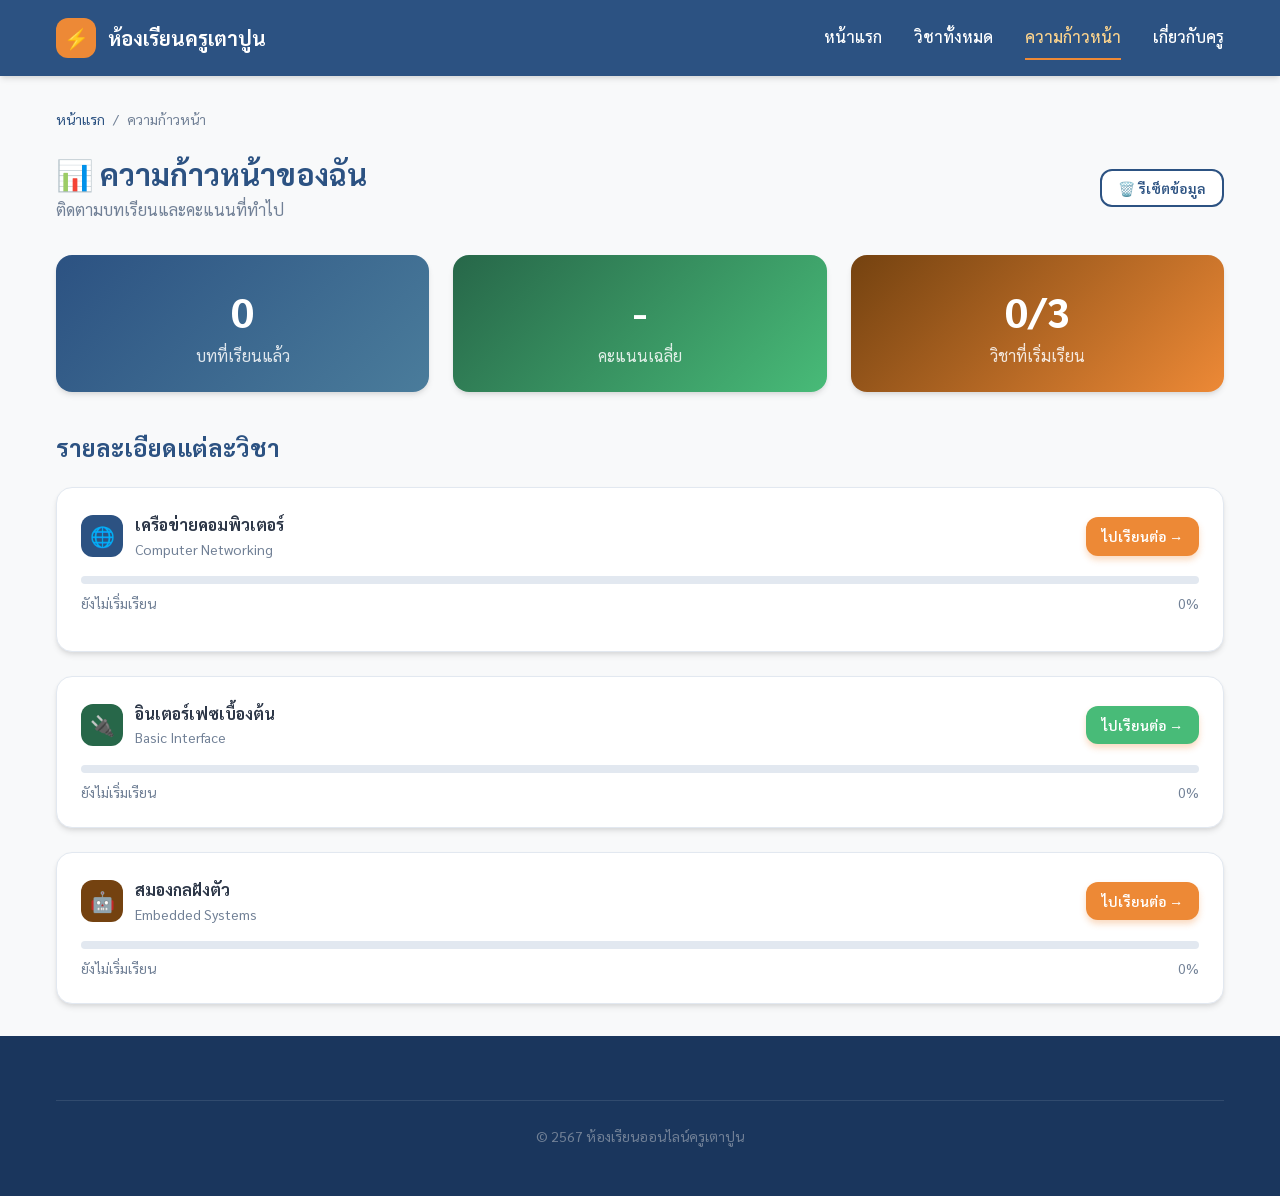
<file: dashboard.html>
<!DOCTYPE html>
<html lang="th">
<head>
    <meta charset="UTF-8">
    <meta name="viewport" content="width=device-width, initial-scale=1.0">
    <title>ความก้าวหน้า | ห้องเรียนครูเตาปูน</title>
    <link href="https://fonts.googleapis.com/css2?family=Sarabun:wght@300;400;500;600;700&display=swap" rel="stylesheet">
    <link rel="stylesheet" href="css/main.css">
</head>
<body>

    <header class="header">
        <div class="container">
            <div class="header-content">
                <a href="index.html" class="logo">
                    <div class="logo-icon">⚡</div>
                    <span>ห้องเรียนครูเตาปูน</span>
                </a>
                <nav class="nav" id="mainNav">
                    <a href="index.html">หน้าแรก</a>
                    <a href="subjects/index.html">วิชาทั้งหมด</a>
                    <a href="dashboard.html" class="active">ความก้าวหน้า</a>
                    <a href="about.html">เกี่ยวกับครู</a>
                </nav>
                <button class="mobile-menu-btn" onclick="document.getElementById('mainNav').classList.toggle('active')">☰</button>
            </div>
        </div>
    </header>

    <div class="page-content">
        <div class="container">
            <div class="breadcrumb">
                <a href="index.html">หน้าแรก</a> / <span>ความก้าวหน้า</span>
            </div>

            <div style="display:flex; justify-content:space-between; align-items:center; margin-bottom:2rem; flex-wrap:wrap; gap:1rem;">
                <div>
                    <h2 style="color:var(--color-primary); margin-bottom:0.25rem;">📊 ความก้าวหน้าของฉัน</h2>
                    <p style="margin:0;">ติดตามบทเรียนและคะแนนที่ทำไป</p>
                </div>
                <button class="btn btn-secondary btn-sm" onclick="if(confirm('ต้องการรีเซ็ตข้อมูลทั้งหมด?')) { localStorage.clear(); location.reload(); }">🗑️ รีเซ็ตข้อมูล</button>
            </div>

            <!-- Summary Cards -->
            <div class="grid grid-3" style="margin-bottom:2.5rem;">
                <div class="card" style="text-align:center; background: linear-gradient(135deg, #2C5282, #4A7C9B); color:white; border:none;">
                    <div style="font-size:2.5rem; font-weight:700; color:white;" id="total-chapters">0</div>
                    <div style="color:rgba(255,255,255,0.85);">บทที่เรียนแล้ว</div>
                </div>
                <div class="card" style="text-align:center; background: linear-gradient(135deg, #276749, #48BB78); color:white; border:none;">
                    <div style="font-size:2.5rem; font-weight:700; color:white;" id="avg-score">-</div>
                    <div style="color:rgba(255,255,255,0.85);">คะแนนเฉลี่ย</div>
                </div>
                <div class="card" style="text-align:center; background: linear-gradient(135deg, #744210, #ED8936); color:white; border:none;">
                    <div style="font-size:2.5rem; font-weight:700; color:white;" id="total-subjects">0/3</div>
                    <div style="color:rgba(255,255,255,0.85);">วิชาที่เริ่มเรียน</div>
                </div>
            </div>

            <!-- Subject Details -->
            <h3 style="color:var(--color-primary); margin-bottom:1.5rem;">รายละเอียดแต่ละวิชา</h3>
            <div style="display:flex; flex-direction:column; gap:1.5rem;">

                <!-- เครือข่าย -->
                <div class="card">
                    <div style="display:flex; justify-content:space-between; align-items:center; margin-bottom:1rem; flex-wrap:wrap; gap:1rem;">
                        <div style="display:flex; align-items:center; gap:0.75rem;">
                            <div style="width:42px; height:42px; background:#2C5282; color:white; border-radius:0.75rem; display:flex; align-items:center; justify-content:center; font-size:1.25rem;">🌐</div>
                            <div>
                                <div style="font-weight:700; color:var(--color-text);">เครือข่ายคอมพิวเตอร์</div>
                                <div style="font-size:0.875rem; color:var(--color-text-light);">Computer Networking</div>
                            </div>
                        </div>
                        <a href="subjects/networking/index.html" class="btn btn-primary btn-sm">ไปเรียนต่อ →</a>
                    </div>
                    <div class="progress">
                        <div class="progress-bar" id="net-bar" style="width:0%"></div>
                    </div>
                    <div class="progress-label">
                        <span id="net-label">ยังไม่เริ่มเรียน</span>
                        <span id="net-percent">0%</span>
                    </div>
                    <div id="net-scores" style="margin-top:0.75rem; display:flex; gap:0.5rem; flex-wrap:wrap;"></div>
                </div>

                <!-- อินเตอร์เฟซ -->
                <div class="card">
                    <div style="display:flex; justify-content:space-between; align-items:center; margin-bottom:1rem; flex-wrap:wrap; gap:1rem;">
                        <div style="display:flex; align-items:center; gap:0.75rem;">
                            <div style="width:42px; height:42px; background:#276749; color:white; border-radius:0.75rem; display:flex; align-items:center; justify-content:center; font-size:1.25rem;">🔌</div>
                            <div>
                                <div style="font-weight:700; color:var(--color-text);">อินเตอร์เฟซเบื้องต้น</div>
                                <div style="font-size:0.875rem; color:var(--color-text-light);">Basic Interface</div>
                            </div>
                        </div>
                        <a href="subjects/interface/index.html" class="btn btn-primary btn-sm" style="background:#48BB78;">ไปเรียนต่อ →</a>
                    </div>
                    <div class="progress">
                        <div class="progress-bar" id="int-bar" style="width:0%; background:#48BB78;"></div>
                    </div>
                    <div class="progress-label">
                        <span id="int-label">ยังไม่เริ่มเรียน</span>
                        <span id="int-percent">0%</span>
                    </div>
                </div>

                <!-- สมองกลฝังตัว -->
                <div class="card">
                    <div style="display:flex; justify-content:space-between; align-items:center; margin-bottom:1rem; flex-wrap:wrap; gap:1rem;">
                        <div style="display:flex; align-items:center; gap:0.75rem;">
                            <div style="width:42px; height:42px; background:#744210; color:white; border-radius:0.75rem; display:flex; align-items:center; justify-content:center; font-size:1.25rem;">🤖</div>
                            <div>
                                <div style="font-weight:700; color:var(--color-text);">สมองกลฝังตัว</div>
                                <div style="font-size:0.875rem; color:var(--color-text-light);">Embedded Systems</div>
                            </div>
                        </div>
                        <a href="subjects/embedded/index.html" class="btn btn-primary btn-sm" style="background:#ED8936;">ไปเรียนต่อ →</a>
                    </div>
                    <div class="progress">
                        <div class="progress-bar" id="emb-bar" style="width:0%; background:#ED8936;"></div>
                    </div>
                    <div class="progress-label">
                        <span id="emb-label">ยังไม่เริ่มเรียน</span>
                        <span id="emb-percent">0%</span>
                    </div>
                </div>

            </div>
        </div>
    </div>

    <footer class="footer">
        <div class="container">
            <div class="footer-bottom">
                <p>© 2567 ห้องเรียนออนไลน์ครูเตาปูน</p>
            </div>
        </div>
    </footer>

    <script>
        function loadDashboard() {
            const subjects = [
                { key: 'networking', barId: 'net-bar', labelId: 'net-label', percentId: 'net-percent', scoresId: 'net-scores' },
                { key: 'interface',  barId: 'int-bar', labelId: 'int-label', percentId: 'int-percent', scoresId: null },
                { key: 'embedded',   barId: 'emb-bar', labelId: 'emb-label', percentId: 'emb-percent', scoresId: null }
            ];

            let totalChapters = 0;
            let totalScores = [];
            let subjectsStarted = 0;

            subjects.forEach(s => {
                const data = JSON.parse(localStorage.getItem(`progress_${s.key}`) || '{}');
                let done = 0;
                for (let i = 1; i <= 4; i++) {
                    if (data[`ch${i}`]) done++;
                    if (data[`ch${i}_score`] !== undefined) totalScores.push(data[`ch${i}_score`]);
                }
                const percent = Math.round((done / 4) * 100);
                totalChapters += done;
                if (done > 0) subjectsStarted++;

                document.getElementById(s.barId).style.width = percent + '%';
                document.getElementById(s.percentId).textContent = percent + '%';
                document.getElementById(s.labelId).textContent = done > 0 ? `เรียนแล้ว ${done}/4 บท` : 'ยังไม่เริ่มเรียน';

                // แสดงคะแนน quiz
                if (s.scoresId) {
                    let html = '';
                    for (let i = 1; i <= 4; i++) {
                        if (data[`ch${i}_score`] !== undefined) {
                            const sc = data[`ch${i}_score`];
                            const color = sc >= 4 ? '#48BB78' : sc >= 3 ? '#ED8936' : '#F56565';
                            html += `<span style="background:${color}; color:white; padding:0.25rem 0.75rem; border-radius:1rem; font-size:0.8rem;">บท${i}: ${sc}/5</span>`;
                        }
                    }
                    document.getElementById(s.scoresId).innerHTML = html;
                }
            });

            document.getElementById('total-chapters').textContent = totalChapters;
            document.getElementById('total-subjects').textContent = `${subjectsStarted}/3`;
            if (totalScores.length > 0) {
                const avg = (totalScores.reduce((a, b) => a + b, 0) / totalScores.length).toFixed(1);
                document.getElementById('avg-score').textContent = `${avg}/5`;
            }
        }

        loadDashboard();
    </script>

</body>
</html>
</file>
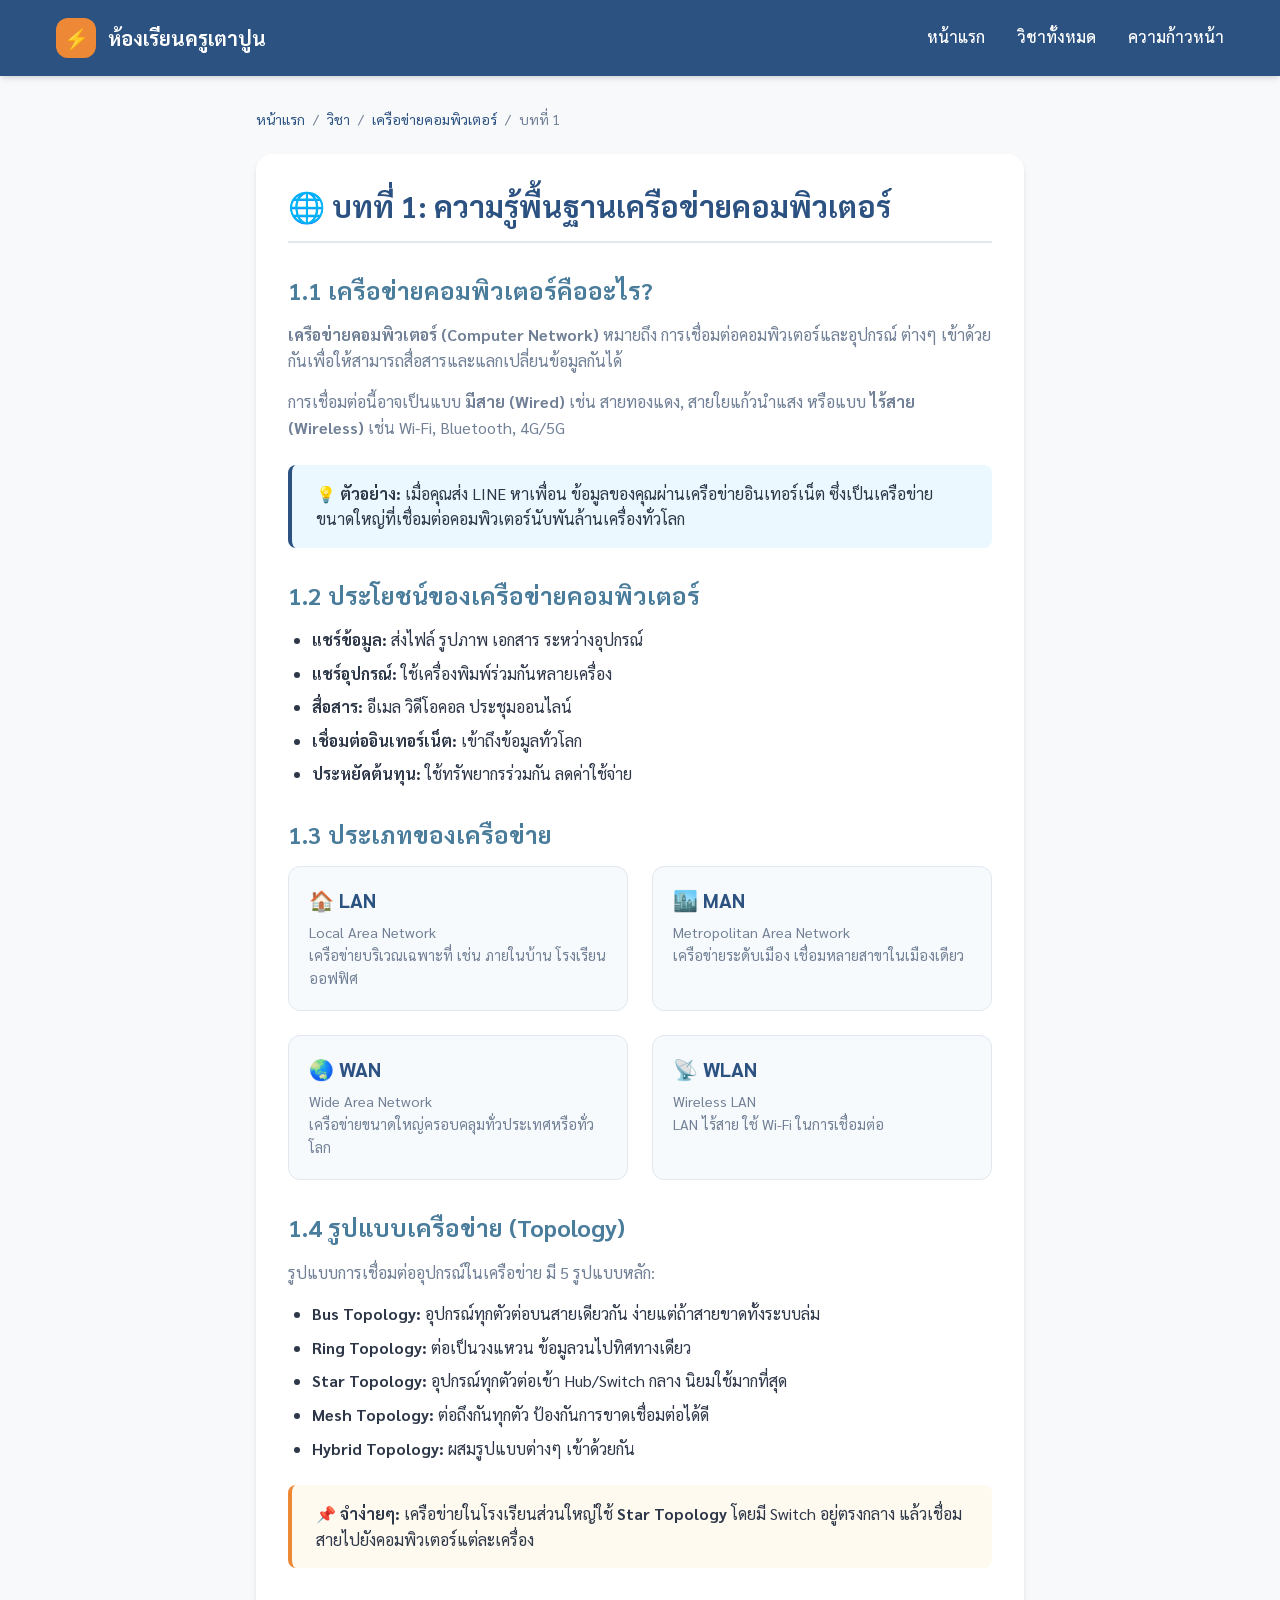
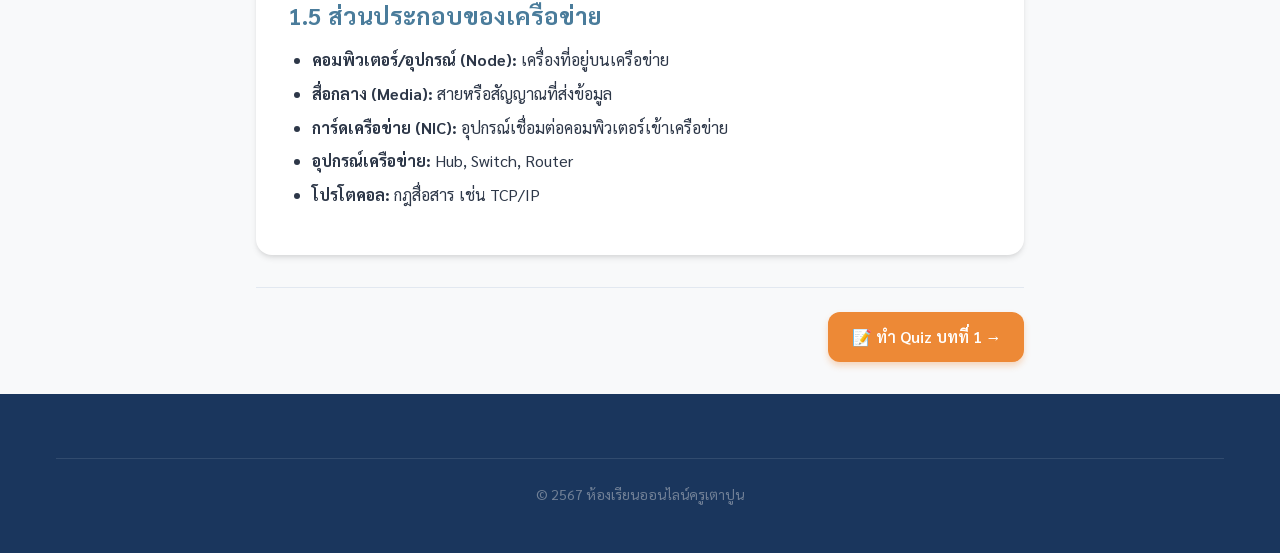
<file: subjects/networking/chapters/ch1/content.html>
<!DOCTYPE html>
<html lang="th">
<head>
    <meta charset="UTF-8">
    <meta name="viewport" content="width=device-width, initial-scale=1.0">
    <title>บทที่ 1: ความรู้พื้นฐานเครือข่าย | ครูเตาปูน</title>
    <link href="https://fonts.googleapis.com/css2?family=Sarabun:wght@300;400;500;600;700&display=swap" rel="stylesheet">
    <link rel="stylesheet" href="../../../../css/main.css">
</head>
<body>

    <header class="header">
        <div class="container">
            <div class="header-content">
                <a href="../../../../index.html" class="logo">
                    <div class="logo-icon">⚡</div>
                    <span>ห้องเรียนครูเตาปูน</span>
                </a>
                <nav class="nav" id="mainNav">
                    <a href="../../../../index.html">หน้าแรก</a>
                    <a href="../../../index.html">วิชาทั้งหมด</a>
                    <a href="../../../../dashboard.html">ความก้าวหน้า</a>
                </nav>
                <button class="mobile-menu-btn" onclick="document.getElementById('mainNav').classList.toggle('active')">☰</button>
            </div>
        </div>
    </header>

    <div class="page-content">
        <div class="container-narrow">

            <div class="breadcrumb">
                <a href="../../../../index.html">หน้าแรก</a> /
                <a href="../../../index.html">วิชา</a> /
                <a href="../../index.html">เครือข่ายคอมพิวเตอร์</a> /
                <span>บทที่ 1</span>
            </div>

            <div class="lesson-content">
                <h2>🌐 บทที่ 1: ความรู้พื้นฐานเครือข่ายคอมพิวเตอร์</h2>

                <h3>1.1 เครือข่ายคอมพิวเตอร์คืออะไร?</h3>
                <p>
                    <strong>เครือข่ายคอมพิวเตอร์ (Computer Network)</strong> หมายถึง การเชื่อมต่อคอมพิวเตอร์และอุปกรณ์
                    ต่างๆ เข้าด้วยกันเพื่อให้สามารถสื่อสารและแลกเปลี่ยนข้อมูลกันได้
                </p>
                <p>
                    การเชื่อมต่อนี้อาจเป็นแบบ <strong>มีสาย (Wired)</strong> เช่น สายทองแดง, สายใยแก้วนำแสง
                    หรือแบบ <strong>ไร้สาย (Wireless)</strong> เช่น Wi-Fi, Bluetooth, 4G/5G
                </p>

                <div style="background:#EBF8FF; border-left:4px solid #2C5282; padding:1rem 1.5rem; border-radius:0.5rem; margin: 1.5rem 0;">
                    <strong>💡 ตัวอย่าง:</strong> เมื่อคุณส่ง LINE หาเพื่อน ข้อมูลของคุณผ่านเครือข่ายอินเทอร์เน็ต
                    ซึ่งเป็นเครือข่ายขนาดใหญ่ที่เชื่อมต่อคอมพิวเตอร์นับพันล้านเครื่องทั่วโลก
                </div>

                <h3>1.2 ประโยชน์ของเครือข่ายคอมพิวเตอร์</h3>
                <ul>
                    <li><strong>แชร์ข้อมูล:</strong> ส่งไฟล์ รูปภาพ เอกสาร ระหว่างอุปกรณ์</li>
                    <li><strong>แชร์อุปกรณ์:</strong> ใช้เครื่องพิมพ์ร่วมกันหลายเครื่อง</li>
                    <li><strong>สื่อสาร:</strong> อีเมล วิดีโอคอล ประชุมออนไลน์</li>
                    <li><strong>เชื่อมต่ออินเทอร์เน็ต:</strong> เข้าถึงข้อมูลทั่วโลก</li>
                    <li><strong>ประหยัดต้นทุน:</strong> ใช้ทรัพยากรร่วมกัน ลดค่าใช้จ่าย</li>
                </ul>

                <h3>1.3 ประเภทของเครือข่าย</h3>
                <div class="grid grid-2" style="margin-top:1rem;">
                    <div style="background:#F7FAFC; border:1px solid #E2E8F0; border-radius:0.75rem; padding:1.25rem;">
                        <h4 style="color:#2C5282; margin-bottom:0.5rem;">🏠 LAN</h4>
                        <p style="margin:0; font-size:0.9rem;">Local Area Network<br>เครือข่ายบริเวณเฉพาะที่ เช่น ภายในบ้าน โรงเรียน ออฟฟิศ</p>
                    </div>
                    <div style="background:#F7FAFC; border:1px solid #E2E8F0; border-radius:0.75rem; padding:1.25rem;">
                        <h4 style="color:#2C5282; margin-bottom:0.5rem;">🏙️ MAN</h4>
                        <p style="margin:0; font-size:0.9rem;">Metropolitan Area Network<br>เครือข่ายระดับเมือง เชื่อมหลายสาขาในเมืองเดียว</p>
                    </div>
                    <div style="background:#F7FAFC; border:1px solid #E2E8F0; border-radius:0.75rem; padding:1.25rem;">
                        <h4 style="color:#2C5282; margin-bottom:0.5rem;">🌏 WAN</h4>
                        <p style="margin:0; font-size:0.9rem;">Wide Area Network<br>เครือข่ายขนาดใหญ่ครอบคลุมทั่วประเทศหรือทั่วโลก</p>
                    </div>
                    <div style="background:#F7FAFC; border:1px solid #E2E8F0; border-radius:0.75rem; padding:1.25rem;">
                        <h4 style="color:#2C5282; margin-bottom:0.5rem;">📡 WLAN</h4>
                        <p style="margin:0; font-size:0.9rem;">Wireless LAN<br>LAN ไร้สาย ใช้ Wi-Fi ในการเชื่อมต่อ</p>
                    </div>
                </div>

                <h3>1.4 รูปแบบเครือข่าย (Topology)</h3>
                <p>รูปแบบการเชื่อมต่ออุปกรณ์ในเครือข่าย มี 5 รูปแบบหลัก:</p>
                <ul>
                    <li><strong>Bus Topology:</strong> อุปกรณ์ทุกตัวต่อบนสายเดียวกัน ง่ายแต่ถ้าสายขาดทั้งระบบล่ม</li>
                    <li><strong>Ring Topology:</strong> ต่อเป็นวงแหวน ข้อมูลวนไปทิศทางเดียว</li>
                    <li><strong>Star Topology:</strong> อุปกรณ์ทุกตัวต่อเข้า Hub/Switch กลาง นิยมใช้มากที่สุด</li>
                    <li><strong>Mesh Topology:</strong> ต่อถึงกันทุกตัว ป้องกันการขาดเชื่อมต่อได้ดี</li>
                    <li><strong>Hybrid Topology:</strong> ผสมรูปแบบต่างๆ เข้าด้วยกัน</li>
                </ul>

                <div style="background:#FFFAF0; border-left:4px solid #ED8936; padding:1rem 1.5rem; border-radius:0.5rem; margin: 1.5rem 0;">
                    <strong>📌 จำง่ายๆ:</strong> เครือข่ายในโรงเรียนส่วนใหญ่ใช้ <strong>Star Topology</strong>
                    โดยมี Switch อยู่ตรงกลาง แล้วเชื่อมสายไปยังคอมพิวเตอร์แต่ละเครื่อง
                </div>

                <h3>1.5 ส่วนประกอบของเครือข่าย</h3>
                <ul>
                    <li><strong>คอมพิวเตอร์/อุปกรณ์ (Node):</strong> เครื่องที่อยู่บนเครือข่าย</li>
                    <li><strong>สื่อกลาง (Media):</strong> สายหรือสัญญาณที่ส่งข้อมูล</li>
                    <li><strong>การ์ดเครือข่าย (NIC):</strong> อุปกรณ์เชื่อมต่อคอมพิวเตอร์เข้าเครือข่าย</li>
                    <li><strong>อุปกรณ์เครือข่าย:</strong> Hub, Switch, Router</li>
                    <li><strong>โปรโตคอล:</strong> กฎสื่อสาร เช่น TCP/IP</li>
                </ul>
            </div>

            <!-- Navigation -->
            <div class="lesson-nav">
                <div></div>
                <div style="display:flex; gap:1rem;">
                    <a href="quiz.html" class="btn btn-primary">📝 ทำ Quiz บทที่ 1 →</a>
                </div>
            </div>

        </div>
    </div>

    <footer class="footer">
        <div class="container">
            <div class="footer-bottom">
                <p>© 2567 ห้องเรียนออนไลน์ครูเตาปูน</p>
            </div>
        </div>
    </footer>

    <script>
        // บันทึกว่าอ่านเนื้อหาบทที่ 1 แล้ว
        const data = JSON.parse(localStorage.getItem('progress_networking') || '{}');
        data['ch1_read'] = true;
        localStorage.setItem('progress_networking', JSON.stringify(data));
    </script>

</body>
</html>
</file>
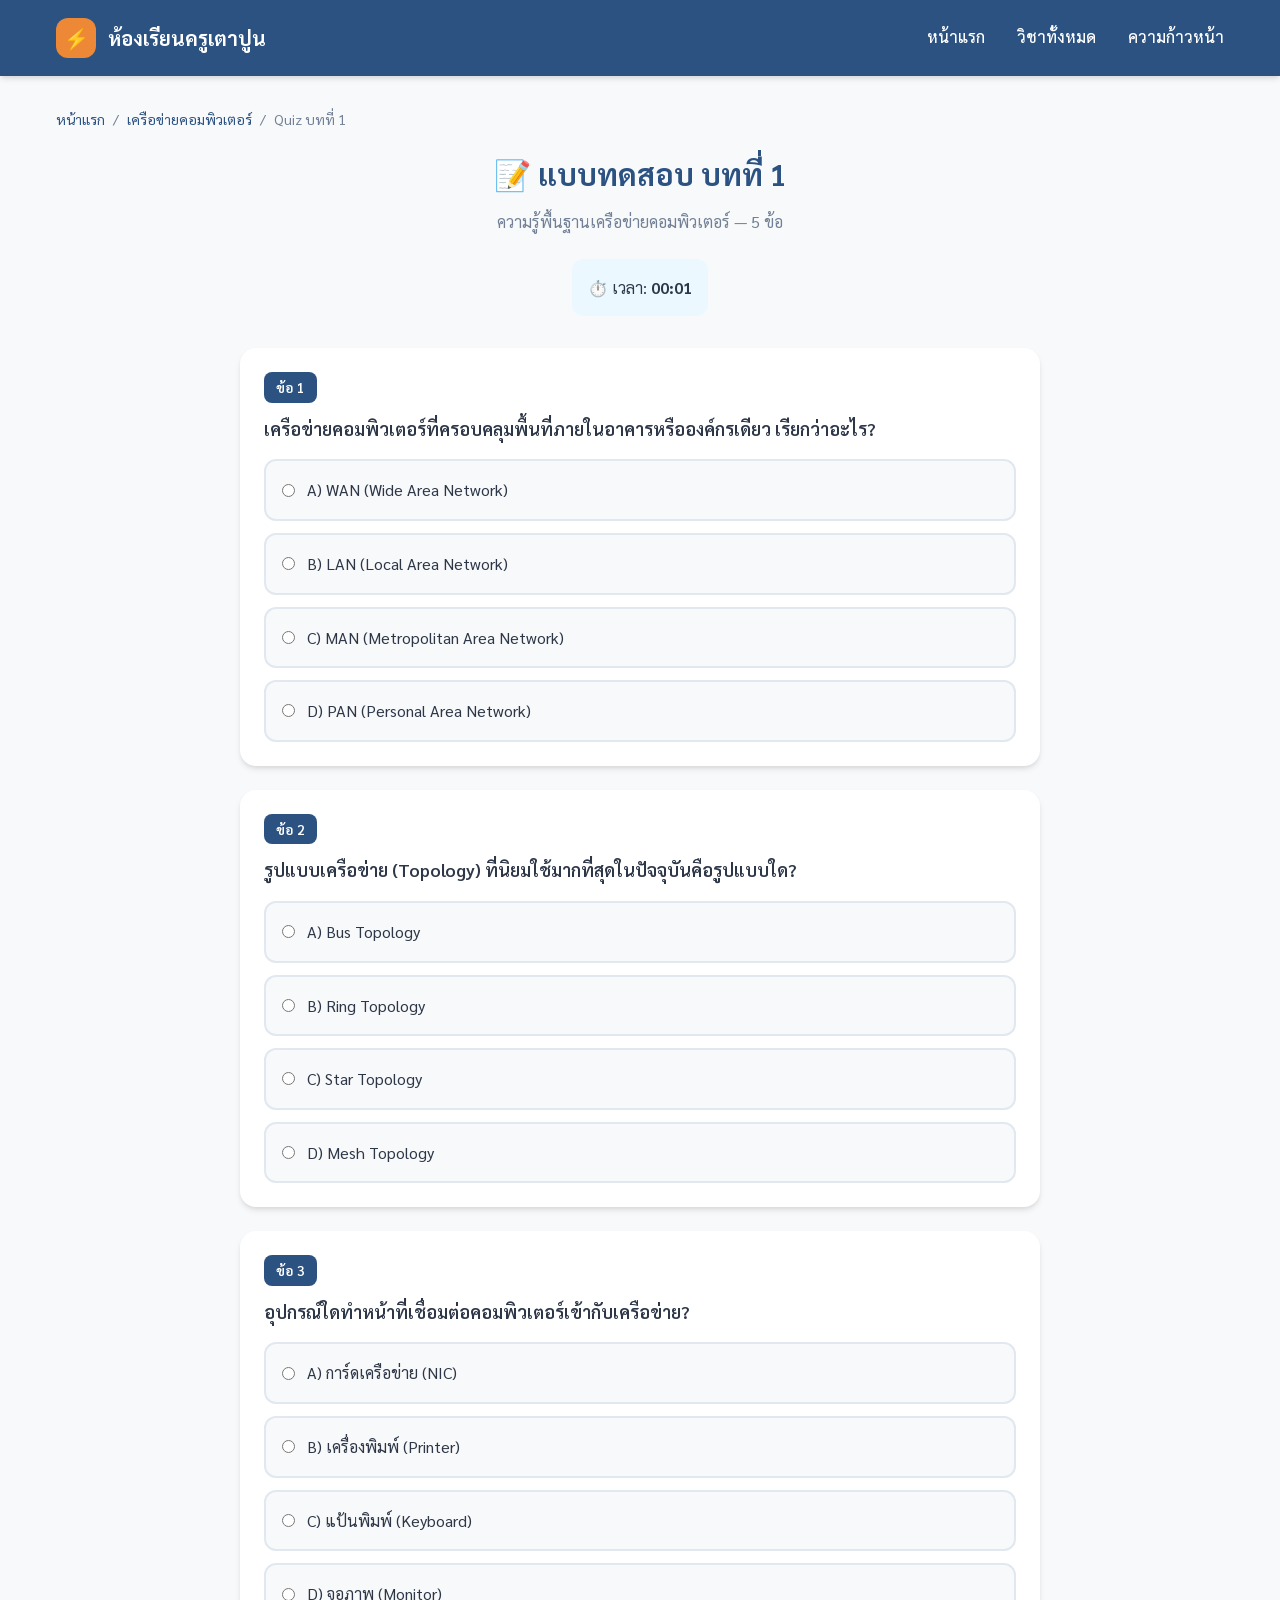
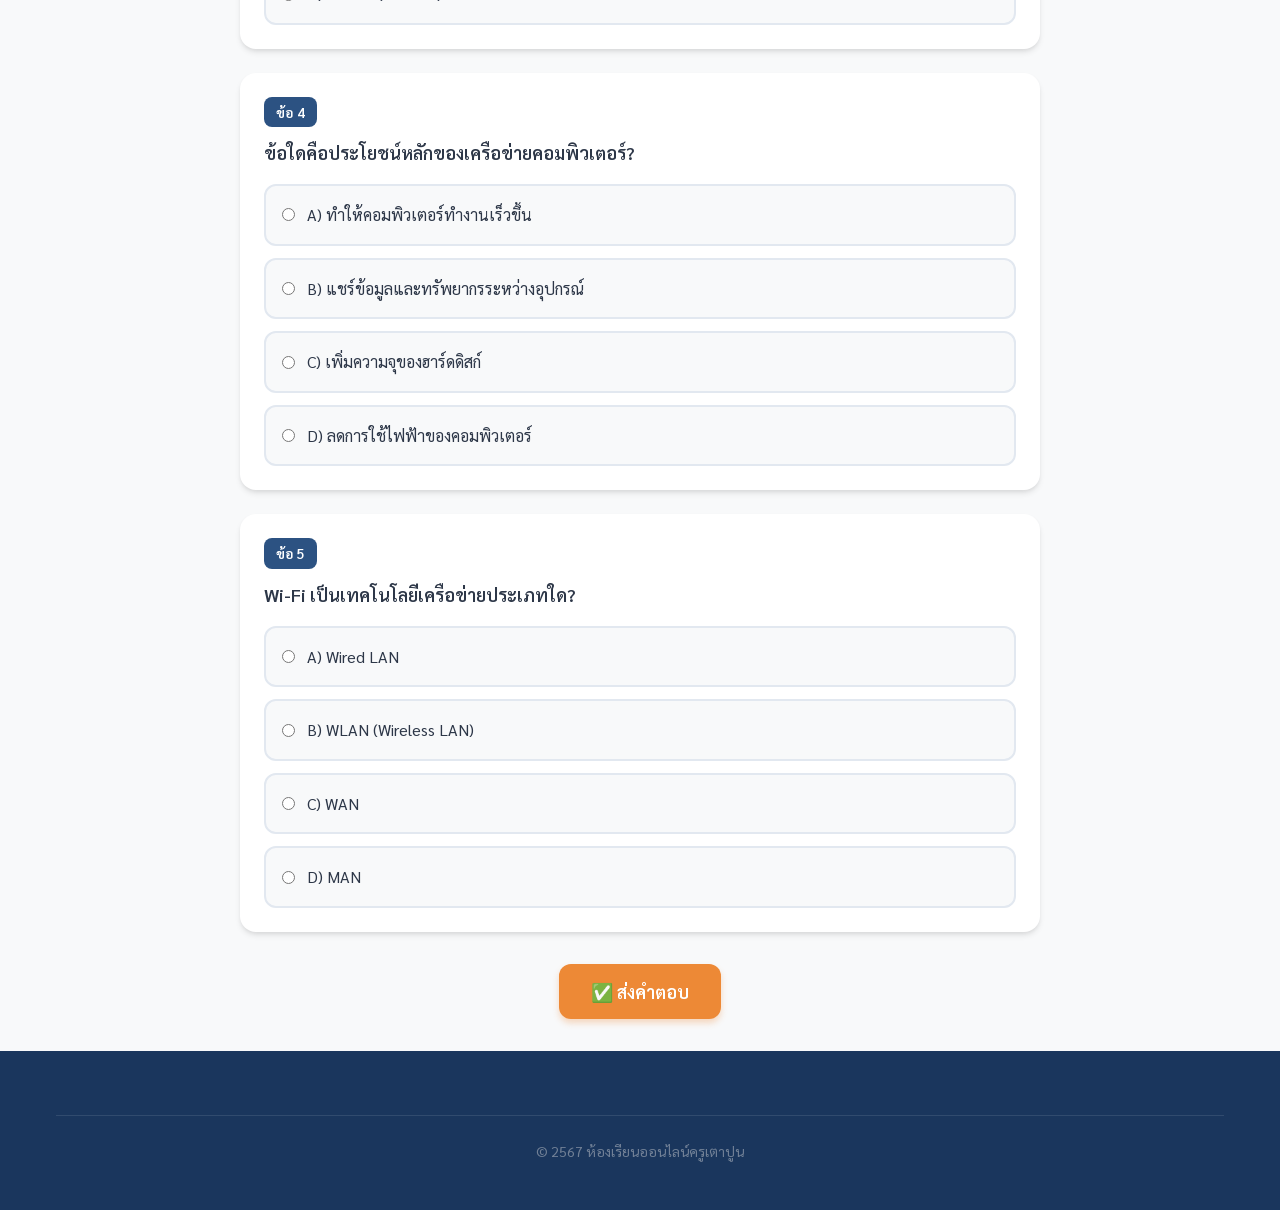
<file: subjects/networking/chapters/ch1/quiz.html>
<!DOCTYPE html>
<html lang="th">
<head>
    <meta charset="UTF-8">
    <meta name="viewport" content="width=device-width, initial-scale=1.0">
    <title>Quiz บทที่ 1 | ครูเตาปูน</title>
    <link href="https://fonts.googleapis.com/css2?family=Sarabun:wght@300;400;500;600;700&display=swap" rel="stylesheet">
    <link rel="stylesheet" href="../../../../css/main.css">
</head>
<body>

    <header class="header">
        <div class="container">
            <div class="header-content">
                <a href="../../../../index.html" class="logo">
                    <div class="logo-icon">⚡</div>
                    <span>ห้องเรียนครูเตาปูน</span>
                </a>
                <nav class="nav">
                    <a href="../../../../index.html">หน้าแรก</a>
                    <a href="../../../index.html">วิชาทั้งหมด</a>
                    <a href="../../../../dashboard.html">ความก้าวหน้า</a>
                </nav>
            </div>
        </div>
    </header>

    <div class="page-content">
        <div class="container">

            <div class="breadcrumb">
                <a href="../../../../index.html">หน้าแรก</a> /
                <a href="../../index.html">เครือข่ายคอมพิวเตอร์</a> /
                <span>Quiz บทที่ 1</span>
            </div>

            <!-- Quiz Section -->
            <div id="quiz-section">
                <div style="text-align:center; margin-bottom:2rem;">
                    <h2 style="color:var(--color-primary);">📝 แบบทดสอบ บทที่ 1</h2>
                    <p>ความรู้พื้นฐานเครือข่ายคอมพิวเตอร์ — 5 ข้อ</p>
                    <div style="background:#EBF8FF; border-radius:0.75rem; padding:1rem; display:inline-block; margin-top:0.5rem;">
                        ⏱️ เวลา: <strong id="timer">00:00</strong>
                    </div>
                </div>

                <div class="quiz-container">

                    <!-- ข้อ 1 -->
                    <div class="quiz-question">
                        <div class="question-number">ข้อ 1</div>
                        <div class="question-text">เครือข่ายคอมพิวเตอร์ที่ครอบคลุมพื้นที่ภายในอาคารหรือองค์กรเดียว เรียกว่าอะไร?</div>
                        <div class="options">
                            <label class="option">
                                <input type="radio" name="q1" value="a">
                                <span>A) WAN (Wide Area Network)</span>
                            </label>
                            <label class="option">
                                <input type="radio" name="q1" value="b">
                                <span>B) LAN (Local Area Network)</span>
                            </label>
                            <label class="option">
                                <input type="radio" name="q1" value="c">
                                <span>C) MAN (Metropolitan Area Network)</span>
                            </label>
                            <label class="option">
                                <input type="radio" name="q1" value="d">
                                <span>D) PAN (Personal Area Network)</span>
                            </label>
                        </div>
                    </div>

                    <!-- ข้อ 2 -->
                    <div class="quiz-question">
                        <div class="question-number">ข้อ 2</div>
                        <div class="question-text">รูปแบบเครือข่าย (Topology) ที่นิยมใช้มากที่สุดในปัจจุบันคือรูปแบบใด?</div>
                        <div class="options">
                            <label class="option">
                                <input type="radio" name="q2" value="a">
                                <span>A) Bus Topology</span>
                            </label>
                            <label class="option">
                                <input type="radio" name="q2" value="b">
                                <span>B) Ring Topology</span>
                            </label>
                            <label class="option">
                                <input type="radio" name="q2" value="c">
                                <span>C) Star Topology</span>
                            </label>
                            <label class="option">
                                <input type="radio" name="q2" value="d">
                                <span>D) Mesh Topology</span>
                            </label>
                        </div>
                    </div>

                    <!-- ข้อ 3 -->
                    <div class="quiz-question">
                        <div class="question-number">ข้อ 3</div>
                        <div class="question-text">อุปกรณ์ใดทำหน้าที่เชื่อมต่อคอมพิวเตอร์เข้ากับเครือข่าย?</div>
                        <div class="options">
                            <label class="option">
                                <input type="radio" name="q3" value="a">
                                <span>A) การ์ดเครือข่าย (NIC)</span>
                            </label>
                            <label class="option">
                                <input type="radio" name="q3" value="b">
                                <span>B) เครื่องพิมพ์ (Printer)</span>
                            </label>
                            <label class="option">
                                <input type="radio" name="q3" value="c">
                                <span>C) แป้นพิมพ์ (Keyboard)</span>
                            </label>
                            <label class="option">
                                <input type="radio" name="q3" value="d">
                                <span>D) จอภาพ (Monitor)</span>
                            </label>
                        </div>
                    </div>

                    <!-- ข้อ 4 -->
                    <div class="quiz-question">
                        <div class="question-number">ข้อ 4</div>
                        <div class="question-text">ข้อใดคือประโยชน์หลักของเครือข่ายคอมพิวเตอร์?</div>
                        <div class="options">
                            <label class="option">
                                <input type="radio" name="q4" value="a">
                                <span>A) ทำให้คอมพิวเตอร์ทำงานเร็วขึ้น</span>
                            </label>
                            <label class="option">
                                <input type="radio" name="q4" value="b">
                                <span>B) แชร์ข้อมูลและทรัพยากรระหว่างอุปกรณ์</span>
                            </label>
                            <label class="option">
                                <input type="radio" name="q4" value="c">
                                <span>C) เพิ่มความจุของฮาร์ดดิสก์</span>
                            </label>
                            <label class="option">
                                <input type="radio" name="q4" value="d">
                                <span>D) ลดการใช้ไฟฟ้าของคอมพิวเตอร์</span>
                            </label>
                        </div>
                    </div>

                    <!-- ข้อ 5 -->
                    <div class="quiz-question">
                        <div class="question-number">ข้อ 5</div>
                        <div class="question-text">Wi-Fi เป็นเทคโนโลยีเครือข่ายประเภทใด?</div>
                        <div class="options">
                            <label class="option">
                                <input type="radio" name="q5" value="a">
                                <span>A) Wired LAN</span>
                            </label>
                            <label class="option">
                                <input type="radio" name="q5" value="b">
                                <span>B) WLAN (Wireless LAN)</span>
                            </label>
                            <label class="option">
                                <input type="radio" name="q5" value="c">
                                <span>C) WAN</span>
                            </label>
                            <label class="option">
                                <input type="radio" name="q5" value="d">
                                <span>D) MAN</span>
                            </label>
                        </div>
                    </div>

                    <div style="text-align:center; margin-top:2rem;">
                        <button class="btn btn-primary btn-lg" onclick="submitQuiz()">✅ ส่งคำตอบ</button>
                    </div>
                </div>
            </div>

            <!-- Result Section (hidden) -->
            <div id="result-section" class="hidden">
                <div class="card quiz-results">
                    <h2 style="color:var(--color-primary);">🎉 ผลการทดสอบ</h2>
                    <div class="score-circle" id="score-circle">
                        <div class="score-value" id="score-value">0/5</div>
                        <div class="score-label">คะแนน</div>
                    </div>
                    <h3 id="result-message" style="margin-bottom:0.5rem;"></h3>
                    <p id="result-time" style="color:var(--color-text-light);"></p>

                    <div id="answer-review" style="text-align:left; margin-top:1.5rem;"></div>

                    <div style="display:flex; gap:1rem; justify-content:center; margin-top:2rem; flex-wrap:wrap;">
                        <button class="btn btn-secondary" onclick="retryQuiz()">🔄 ทำใหม่</button>
                        <a href="../../index.html" class="btn btn-primary">📚 กลับสู่รายบท</a>
                    </div>
                </div>
            </div>

        </div>
    </div>

    <footer class="footer">
        <div class="container">
            <div class="footer-bottom">
                <p>© 2567 ห้องเรียนออนไลน์ครูเตาปูน</p>
            </div>
        </div>
    </footer>

    <script>
        const answers = { q1: 'b', q2: 'c', q3: 'a', q4: 'b', q5: 'b' };
        let startTime = Date.now();
        let timerInterval;

        function startTimer() {
            timerInterval = setInterval(() => {
                const elapsed = Math.floor((Date.now() - startTime) / 1000);
                const min = String(Math.floor(elapsed / 60)).padStart(2, '0');
                const sec = String(elapsed % 60).padStart(2, '0');
                document.getElementById('timer').textContent = `${min}:${sec}`;
            }, 1000);
        }

        startTimer();

        // Highlight option on click
        document.querySelectorAll('.option').forEach(opt => {
            opt.addEventListener('click', () => {
                const name = opt.querySelector('input').name;
                document.querySelectorAll(`input[name="${name}"]`).forEach(input => {
                    input.closest('.option').classList.remove('selected');
                });
                opt.classList.add('selected');
            });
        });

        function submitQuiz() {
            clearInterval(timerInterval);
            const elapsed = Math.floor((Date.now() - startTime) / 1000);
            const min = String(Math.floor(elapsed / 60)).padStart(2, '0');
            const sec = String(elapsed % 60).padStart(2, '0');

            let score = 0;
            const userAnswers = {};
            let allAnswered = true;

            for (let i = 1; i <= 5; i++) {
                const selected = document.querySelector(`input[name="q${i}"]:checked`);
                if (!selected) { allAnswered = false; break; }
                userAnswers[`q${i}`] = selected.value;
                if (selected.value === answers[`q${i}`]) score++;
            }

            if (!allAnswered) {
                alert('⚠️ กรุณาตอบให้ครบทุกข้อก่อนส่ง');
                return;
            }

            // บันทึกคะแนน
            const progress = JSON.parse(localStorage.getItem('progress_networking') || '{}');
            progress['ch1'] = true;
            progress['ch1_score'] = score;
            progress['ch1_time'] = `${min}:${sec}`;
            localStorage.setItem('progress_networking', JSON.stringify(progress));

            // แสดงผล
            document.getElementById('quiz-section').classList.add('hidden');
            document.getElementById('result-section').classList.remove('hidden');
            document.getElementById('score-value').textContent = `${score}/5`;
            document.getElementById('result-time').textContent = `⏱️ ใช้เวลา ${min}:${sec} นาที`;

            const circle = document.getElementById('score-circle');
            if (score >= 4) {
                circle.style.background = '#48BB78';
                document.getElementById('result-message').textContent = '🌟 ยอดเยี่ยม! ผ่านแล้ว';
            } else if (score >= 3) {
                circle.style.background = '#ED8936';
                document.getElementById('result-message').textContent = '👍 ผ่าน! ลองทบทวนเพิ่มเติมด้วยนะ';
            } else {
                circle.style.background = '#F56565';
                document.getElementById('result-message').textContent = '📖 ยังไม่ผ่าน ลองกลับไปอ่านเนื้อหาใหม่';
            }

            // แสดงเฉลย
            const qTexts = {
                q1: 'เครือข่ายภายในอาคาร', q2: 'Topology ยอดนิยม',
                q3: 'อุปกรณ์เชื่อมเครือข่าย', q4: 'ประโยชน์เครือข่าย', q5: 'Wi-Fi ประเภทใด'
            };
            const correctText = { q1: 'LAN', q2: 'Star Topology', q3: 'NIC', q4: 'แชร์ข้อมูล/ทรัพยากร', q5: 'WLAN' };
            let html = '<h4 style="color:var(--color-primary); margin-bottom:1rem;">เฉลยคำตอบ:</h4>';
            for (let i = 1; i <= 5; i++) {
                const key = `q${i}`;
                const correct = userAnswers[key] === answers[key];
                html += `<div style="padding:0.75rem; margin-bottom:0.5rem; border-radius:0.5rem; background:${correct ? 'rgba(72,187,120,0.1)' : 'rgba(245,101,101,0.1)'}; border-left:3px solid ${correct ? '#48BB78' : '#F56565'}">
                    <strong>ข้อ ${i}:</strong> ${correct ? '✅ ถูก' : '❌ ผิด'} — เฉลย: ${correctText[key]}
                </div>`;
            }
            document.getElementById('answer-review').innerHTML = html;
        }

        function retryQuiz() {
            location.reload();
        }
    </script>

</body>
</html>
</file>
<file: css/main.css>
/* ============================================
   ห้องเรียนออนไลน์ครูเตาปูน - Main Stylesheet
   Design System: 60-30-10 Rule
   60% #F8F9FA (Cream) | 30% #2C5282 (Navy) | 10% #ED8936 (Orange)
   ============================================ */

/* CSS Variables */
:root {
    /* 60% - Primary/Background */
    --color-bg: #F8F9FA;
    --color-bg-alt: #FFFFFF;
    --color-text: #2D3748;
    --color-text-light: #718096;
    
    /* 30% - Secondary/Structure */
    --color-primary: #2C5282;
    --color-primary-dark: #1A365D;
    --color-primary-light: #4A7C9B;
    --color-nav-bg: #2C5282;
    --color-nav-text: #FFFFFF;
    
    /* 10% - Accent/CTA */
    --color-accent: #ED8936;
    --color-accent-hover: #DD6B20;
    --color-accent-light: #FBD38D;
    
    /* Supporting colors */
    --color-border: #E2E8F0;
    --color-success: #48BB78;
    --color-error: #F56565;
    --color-shadow: rgba(44, 82, 130, 0.1);
    
    /* Typography */
    --font-family: 'Sarabun', -apple-system, BlinkMacSystemFont, 'Segoe UI', sans-serif;
    --font-size-xs: 0.75rem;
    --font-size-sm: 0.875rem;
    --font-size-base: 1rem;
    --font-size-lg: 1.125rem;
    --font-size-xl: 1.25rem;
    --font-size-2xl: 1.5rem;
    --font-size-3xl: 1.875rem;
    --font-size-4xl: 2.25rem;
    
    /* Spacing */
    --space-1: 0.25rem;
    --space-2: 0.5rem;
    --space-3: 0.75rem;
    --space-4: 1rem;
    --space-6: 1.5rem;
    --space-8: 2rem;
    --space-12: 3rem;
    --space-16: 4rem;
    
    /* Border Radius */
    --radius-sm: 0.375rem;
    --radius-md: 0.5rem;
    --radius-lg: 0.75rem;
    --radius-xl: 1rem;
    
    /* Shadows */
    --shadow-sm: 0 1px 2px 0 rgba(0, 0, 0, 0.05);
    --shadow-md: 0 4px 6px -1px rgba(0, 0, 0, 0.1), 0 2px 4px -1px rgba(0, 0, 0, 0.06);
    --shadow-lg: 0 10px 15px -3px rgba(0, 0, 0, 0.1), 0 4px 6px -2px rgba(0, 0, 0, 0.05);
    --shadow-xl: 0 20px 25px -5px rgba(0, 0, 0, 0.1), 0 10px 10px -5px rgba(0, 0, 0, 0.04);
}

/* ============================================
   Reset & Base
   ============================================ */
*, *::before, *::after {
    box-sizing: border-box;
    margin: 0;
    padding: 0;
}

html {
    scroll-behavior: smooth;
}

body {
    font-family: var(--font-family);
    font-size: var(--font-size-base);
    line-height: 1.6;
    color: var(--color-text);
    background-color: var(--color-bg);
    min-height: 100vh;
}

img {
    max-width: 100%;
    height: auto;
}

a {
    color: var(--color-primary);
    text-decoration: none;
    transition: color 0.3s ease;
}

a:hover {
    color: var(--color-primary-dark);
}

/* ============================================
   Typography
   ============================================ */
h1, h2, h3, h4, h5, h6 {
    font-weight: 700;
    line-height: 1.3;
    color: var(--color-text);
    margin-bottom: var(--space-4);
}

h1 { font-size: var(--font-size-4xl); }
h2 { font-size: var(--font-size-3xl); }
h3 { font-size: var(--font-size-2xl); }
h4 { font-size: var(--font-size-xl); }
h5 { font-size: var(--font-size-lg); }
h6 { font-size: var(--font-size-base); }

p {
    margin-bottom: var(--space-4);
    color: var(--color-text-light);
}

.text-center { text-align: center; }
.text-right { text-align: right; }
.text-primary { color: var(--color-primary); }
.text-accent { color: var(--color-accent); }
.text-light { color: var(--color-text-light); }

/* ============================================
   Layout
   ============================================ */
.container {
    max-width: 1200px;
    margin: 0 auto;
    padding: 0 var(--space-4);
}

.container-narrow {
    max-width: 800px;
    margin: 0 auto;
    padding: 0 var(--space-4);
}

.section {
    padding: var(--space-12) 0;
}

.section-title {
    text-align: center;
    margin-bottom: var(--space-8);
}

.section-title h2 {
    color: var(--color-primary);
    margin-bottom: var(--space-2);
}

.section-title p {
    font-size: var(--font-size-lg);
    max-width: 600px;
    margin: 0 auto;
}

.grid {
    display: grid;
    gap: var(--space-6);
}

.grid-2 { grid-template-columns: repeat(2, 1fr); }
.grid-3 { grid-template-columns: repeat(3, 1fr); }
.grid-4 { grid-template-columns: repeat(4, 1fr); }

@media (max-width: 768px) {
    .grid-2, .grid-3, .grid-4 {
        grid-template-columns: 1fr;
    }
}

.flex {
    display: flex;
}

.flex-col {
    flex-direction: column;
}

.items-center {
    align-items: center;
}

.justify-center {
    justify-content: center;
}

.justify-between {
    justify-content: space-between;
}

.gap-4 { gap: var(--space-4); }
.gap-6 { gap: var(--space-6); }
.gap-8 { gap: var(--space-8); }

/* ============================================
   Header & Navigation (30% Navy)
   ============================================ */
.header {
    background: var(--color-nav-bg);
    color: var(--color-nav-text);
    position: sticky;
    top: 0;
    z-index: 1000;
    box-shadow: var(--shadow-md);
}

.header-content {
    display: flex;
    justify-content: space-between;
    align-items: center;
    padding: var(--space-4) 0;
}

.logo {
    display: flex;
    align-items: center;
    gap: var(--space-3);
    color: var(--color-nav-text);
    font-weight: 700;
    font-size: var(--font-size-xl);
}

.logo-icon {
    width: 40px;
    height: 40px;
    background: var(--color-accent);
    border-radius: var(--radius-lg);
    display: flex;
    align-items: center;
    justify-content: center;
    font-size: var(--font-size-xl);
}

.nav {
    display: flex;
    gap: var(--space-8);
}

.nav a {
    color: var(--color-nav-text);
    font-weight: 500;
    padding: var(--space-2) 0;
    border-bottom: 2px solid transparent;
    transition: all 0.3s ease;
}

.nav a:hover,
.nav a.active {
    color: var(--color-accent-light);
    border-bottom-color: var(--color-accent);
}

.mobile-menu-btn {
    display: none;
    background: none;
    border: none;
    color: var(--color-nav-text);
    font-size: var(--font-size-xl);
    cursor: pointer;
}

@media (max-width: 768px) {
    .nav {
        display: none;
        position: absolute;
        top: 100%;
        left: 0;
        right: 0;
        background: var(--color-primary-dark);
        flex-direction: column;
        padding: var(--space-4);
        gap: var(--space-4);
    }
    
    .nav.active {
        display: flex;
    }
    
    .mobile-menu-btn {
        display: block;
    }
}

/* ============================================
   Hero Section
   ============================================ */
.hero {
    background: linear-gradient(135deg, var(--color-primary) 0%, var(--color-primary-dark) 100%);
    color: var(--color-nav-text);
    padding: var(--space-16) 0;
    text-align: center;
}

.hero h1 {
    color: var(--color-nav-text);
    font-size: var(--font-size-4xl);
    margin-bottom: var(--space-4);
}

.hero p {
    color: rgba(255, 255, 255, 0.9);
    font-size: var(--font-size-xl);
    max-width: 600px;
    margin: 0 auto var(--space-8);
}

.hero-cta {
    display: flex;
    gap: var(--space-4);
    justify-content: center;
    flex-wrap: wrap;
}

/* ============================================
   Buttons (10% Orange for CTA)
   ============================================ */
.btn {
    display: inline-flex;
    align-items: center;
    justify-content: center;
    padding: var(--space-3) var(--space-6);
    font-family: var(--font-family);
    font-size: var(--font-size-base);
    font-weight: 600;
    border-radius: var(--radius-lg);
    cursor: pointer;
    transition: all 0.3s ease;
    border: none;
    gap: var(--space-2);
}

.btn-primary {
    background: var(--color-accent);
    color: white;
    box-shadow: 0 4px 6px rgba(237, 137, 54, 0.3);
}

.btn-primary:hover {
    background: var(--color-accent-hover);
    color: white;
    transform: translateY(-2px);
    box-shadow: 0 6px 12px rgba(237, 137, 54, 0.4);
}

.btn-secondary {
    background: white;
    color: var(--color-primary);
    border: 2px solid var(--color-primary);
}

.btn-secondary:hover {
    background: var(--color-primary);
    color: white;
}

.btn-outline {
    background: transparent;
    color: white;
    border: 2px solid rgba(255, 255, 255, 0.5);
}

.btn-outline:hover {
    background: rgba(255, 255, 255, 0.1);
    border-color: white;
    color: white;
}

.btn-sm {
    padding: var(--space-2) var(--space-4);
    font-size: var(--font-size-sm);
}

.btn-lg {
    padding: var(--space-4) var(--space-8);
    font-size: var(--font-size-lg);
}

/* ============================================
   Cards (60% Cream background)
   ============================================ */
.card {
    background: var(--color-bg-alt);
    border-radius: var(--radius-xl);
    padding: var(--space-6);
    box-shadow: var(--shadow-md);
    transition: all 0.3s ease;
    border: 1px solid var(--color-border);
}

.card:hover {
    box-shadow: var(--shadow-xl);
    transform: translateY(-4px);
}

.card-header {
    display: flex;
    align-items: center;
    gap: var(--space-3);
    margin-bottom: var(--space-4);
}

.card-icon {
    width: 50px;
    height: 50px;
    background: var(--color-primary-light);
    color: white;
    border-radius: var(--radius-lg);
    display: flex;
    align-items: center;
    justify-content: center;
    font-size: var(--font-size-xl);
}

.card-title {
    font-size: var(--font-size-xl);
    color: var(--color-primary);
    margin-bottom: var(--space-1);
}

.card-subtitle {
    font-size: var(--font-size-sm);
    color: var(--color-text-light);
}

.card-body {
    color: var(--color-text-light);
    margin-bottom: var(--space-4);
}

.card-footer {
    display: flex;
    justify-content: space-between;
    align-items: center;
    padding-top: var(--space-4);
    border-top: 1px solid var(--color-border);
}

/* Subject Cards */
.subject-card {
    position: relative;
    overflow: hidden;
}

.subject-card::before {
    content: '';
    position: absolute;
    top: 0;
    left: 0;
    right: 0;
    height: 4px;
    background: var(--color-accent);
}

.subject-card .progress-bar {
    margin-top: var(--space-4);
}

/* ============================================
   Progress Bar
   ============================================ */
.progress {
    background: var(--color-border);
    border-radius: var(--radius-md);
    height: 8px;
    overflow: hidden;
}

.progress-bar {
    background: var(--color-accent);
    height: 100%;
    border-radius: var(--radius-md);
    transition: width 0.3s ease;
}

.progress-label {
    display: flex;
    justify-content: space-between;
    font-size: var(--font-size-sm);
    color: var(--color-text-light);
    margin-top: var(--space-2);
}

/* ============================================
   Forms
   ============================================ */
.form-group {
    margin-bottom: var(--space-4);
}

.form-label {
    display: block;
    font-weight: 600;
    margin-bottom: var(--space-2);
    color: var(--color-text);
}

.form-input,
.form-select,
.form-textarea {
    width: 100%;
    padding: var(--space-3) var(--space-4);
    border: 1px solid var(--color-border);
    border-radius: var(--radius-lg);
    font-family: var(--font-family);
    font-size: var(--font-size-base);
    transition: all 0.3s ease;
    background: var(--color-bg-alt);
}

.form-input:focus,
.form-select:focus,
.form-textarea:focus {
    outline: none;
    border-color: var(--color-primary);
    box-shadow: 0 0 0 3px rgba(44, 82, 130, 0.1);
}

/* ============================================
   Quiz Components
   ============================================ */
.quiz-container {
    max-width: 800px;
    margin: 0 auto;
}

.quiz-question {
    background: var(--color-bg-alt);
    border-radius: var(--radius-xl);
    padding: var(--space-6);
    margin-bottom: var(--space-6);
    box-shadow: var(--shadow-md);
}

.question-number {
    display: inline-block;
    background: var(--color-primary);
    color: white;
    padding: var(--space-1) var(--space-3);
    border-radius: var(--radius-md);
    font-size: var(--font-size-sm);
    font-weight: 600;
    margin-bottom: var(--space-3);
}

.question-text {
    font-size: var(--font-size-lg);
    font-weight: 600;
    color: var(--color-text);
    margin-bottom: var(--space-4);
}

.options {
    display: flex;
    flex-direction: column;
    gap: var(--space-3);
}

.option {
    display: flex;
    align-items: center;
    padding: var(--space-4);
    background: var(--color-bg);
    border: 2px solid var(--color-border);
    border-radius: var(--radius-lg);
    cursor: pointer;
    transition: all 0.3s ease;
}

.option:hover {
    border-color: var(--color-primary-light);
    background: rgba(44, 82, 130, 0.05);
}

.option.selected {
    border-color: var(--color-primary);
    background: rgba(44, 82, 130, 0.1);
}

.option.correct {
    border-color: var(--color-success);
    background: rgba(72, 187, 120, 0.1);
}

.option.incorrect {
    border-color: var(--color-error);
    background: rgba(245, 101, 101, 0.1);
}

.option input {
    margin-right: var(--space-3);
}

/* Quiz Results */
.quiz-results {
    text-align: center;
    padding: var(--space-8);
}

.score-circle {
    width: 150px;
    height: 150px;
    border-radius: 50%;
    background: var(--color-primary);
    color: white;
    display: flex;
    flex-direction: column;
    align-items: center;
    justify-content: center;
    margin: 0 auto var(--space-6);
}

.score-value {
    font-size: var(--font-size-3xl);
    font-weight: 700;
}

.score-label {
    font-size: var(--font-size-sm);
    opacity: 0.9;
}

/* ============================================
   Footer
   ============================================ */
.footer {
    background: var(--color-primary-dark);
    color: rgba(255, 255, 255, 0.8);
    padding: var(--space-8) 0;
    margin-top: auto;
}

.footer-content {
    display: grid;
    grid-template-columns: 2fr 1fr 1fr;
    gap: var(--space-8);
}

.footer h4 {
    color: white;
    font-size: var(--font-size-lg);
    margin-bottom: var(--space-4);
}

.footer a {
    color: rgba(255, 255, 255, 0.7);
    display: block;
    margin-bottom: var(--space-2);
}

.footer a:hover {
    color: var(--color-accent-light);
}

.footer-bottom {
    border-top: 1px solid rgba(255, 255, 255, 0.1);
    margin-top: var(--space-8);
    padding-top: var(--space-6);
    text-align: center;
    font-size: var(--font-size-sm);
}

@media (max-width: 768px) {
    .footer-content {
        grid-template-columns: 1fr;
        gap: var(--space-6);
    }
}

/* ============================================
   Utilities
   ============================================ */
.mb-4 { margin-bottom: var(--space-4); }
.mb-6 { margin-bottom: var(--space-6); }
.mb-8 { margin-bottom: var(--space-8); }
.mt-4 { margin-top: var(--space-4); }
.mt-6 { margin-top: var(--space-6); }
.mt-8 { margin-top: var(--space-8); }

.hidden { display: none; }
.block { display: block; }

/* Loading State */
.loading {
    opacity: 0.6;
    pointer-events: none;
}

/* Animations */
@keyframes fadeIn {
    from { opacity: 0; transform: translateY(10px); }
    to { opacity: 1; transform: translateY(0); }
}

.animate-fade-in {
    animation: fadeIn 0.5s ease forwards;
}

/* Page Content Wrapper */
.page-content {
    min-height: calc(100vh - 300px);
    padding: var(--space-8) 0;
}

/* Breadcrumb */
.breadcrumb {
    display: flex;
    align-items: center;
    gap: var(--space-2);
    font-size: var(--font-size-sm);
    color: var(--color-text-light);
    margin-bottom: var(--space-6);
}

.breadcrumb a:hover {
    color: var(--color-primary);
}

/* Lesson Content */
.lesson-content {
    background: var(--color-bg-alt);
    border-radius: var(--radius-xl);
    padding: var(--space-8);
    box-shadow: var(--shadow-md);
}

.lesson-content h2 {
    color: var(--color-primary);
    border-bottom: 2px solid var(--color-border);
    padding-bottom: var(--space-4);
    margin-bottom: var(--space-6);
}

.lesson-content h3 {
    color: var(--color-primary-light);
    margin-top: var(--space-8);
}

.lesson-content ul,
.lesson-content ol {
    margin-left: var(--space-6);
    margin-bottom: var(--space-4);
}

.lesson-content li {
    margin-bottom: var(--space-2);
}

/* Next/Prev Navigation */
.lesson-nav {
    display: flex;
    justify-content: space-between;
    margin-top: var(--space-8);
    padding-top: var(--space-6);
    border-top: 1px solid var(--color-border);
}
</file>
